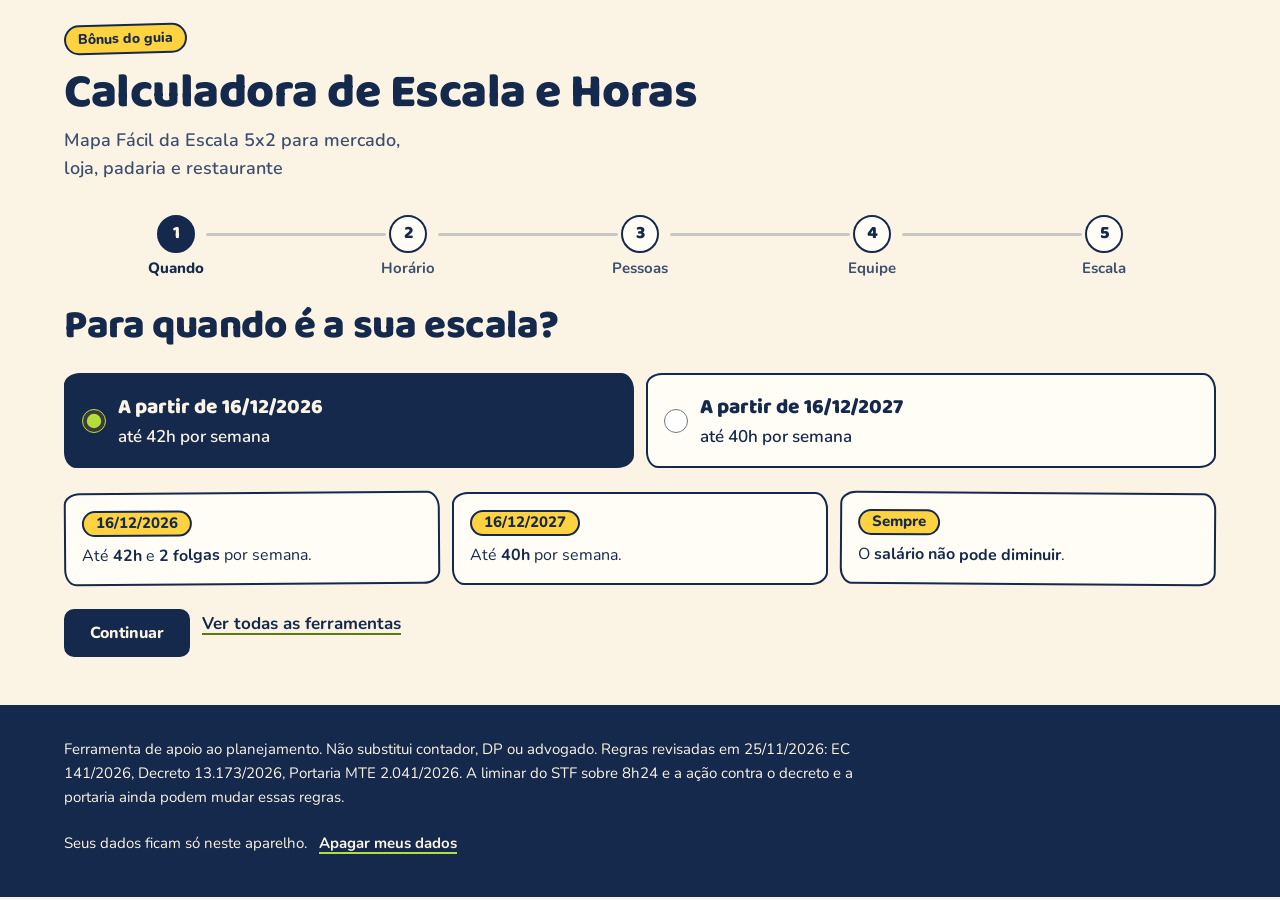
<file: index.html>
<!doctype html>
<html lang="pt-BR" data-type="software">
<head>
<meta charset="utf-8">
<meta name="viewport" content="width=device-width, initial-scale=1, viewport-fit=cover">
<meta name="robots" content="noindex,nofollow">
<title>Calculadora de Escala e Horas: o mapa da escala 5x2 para pequenos negócios</title>
<meta name="description" content="Monte a escala da semana e o rodízio do mês em 4 passos, já nas regras de 42h e 40h, e veja quanto custa a hora e o reforço.">
<meta name="page-type" content="software">
<meta name="site-kind" content="software">
<meta name="theme-color" content="#FBF4E4">
<meta property="og:title" content="Calculadora de Escala e Horas — Mapa Fácil da Escala 5x2">
<meta property="og:description" content="Escala da semana, rodízio do mês, valor da hora, custo do reforço e desconto por falta, no celular.">
<meta property="og:type" content="website">
<link rel="icon" href="favicon.svg" type="image/svg+xml">
<link rel="preconnect" href="https://fonts.googleapis.com">
<link rel="preconnect" href="https://fonts.gstatic.com" crossorigin>
<link rel="stylesheet" href="https://fonts.googleapis.com/css2?family=Baloo+2:wght@600;700;800&family=Nunito:wght@400;600;700;800&display=swap">
<link rel="stylesheet" href="estilo.css">
</head>
<body>

<!-- Ícones desenhados à mão (traço irregular, cor do texto) -->
<svg width="0" height="0" style="position:absolute" aria-hidden="true">
  <defs>
    <symbol id="i-hora" viewBox="0 0 24 24"><path d="M12 3.2c5 .1 8.9 3.9 8.8 8.9-.1 5-4 8.8-8.9 8.7C7 20.7 3.1 16.9 3.2 12 3.3 7 7.1 3.1 12 3.2z"/><path d="M12.1 7.2c-.1 1.7 0 3.4-.1 5.1 1.1.7 2.3 1.4 3.4 2.2"/></symbol>
    <symbol id="i-escala" viewBox="0 0 24 24"><path d="M4.2 6.1c5.2-.3 10.4-.2 15.6.1.3 4.6.2 9.3-.1 13.9-5.1.2-10.3.2-15.4-.1-.3-4.6-.3-9.3-.1-13.9z"/><path d="M4.3 10.2c5.1-.2 10.2-.1 15.4.1M8 3.6c.1 1.3 0 2.7 0 4M16 3.4c.1 1.4 0 2.8 0 4.2M8.3 13.8h.2M12 13.9h.2M15.8 13.7h.2M8.2 17.1h.2M12.1 17.2h.2"/></symbol>
    <symbol id="i-rodizio" viewBox="0 0 24 24"><path d="M19.6 9.4C18.4 5.8 15.3 3.6 11.7 3.7 9.2 3.8 7 5 5.6 7.3"/><path d="M5.1 3.8c.2 1.3.3 2.5.4 3.8 1.2-.1 2.4-.3 3.6-.4"/><path d="M4.4 14.6c1.2 3.6 4.3 5.8 7.9 5.7 2.5-.1 4.7-1.3 6.1-3.6"/><path d="M18.9 20.2c-.2-1.3-.3-2.5-.4-3.8-1.2.1-2.4.3-3.6.4"/></symbol>
    <symbol id="i-equipe" viewBox="0 0 24 24"><path d="M9 11.2c-2 0-3.3-1.6-3.2-3.5.1-1.9 1.5-3.3 3.4-3.2 1.8.1 3.1 1.6 3 3.5-.1 1.8-1.4 3.2-3.2 3.2z"/><path d="M3.3 19.8c.3-3.6 2.7-5.9 5.8-5.9 3.1.1 5.4 2.4 5.6 6"/><path d="M15.4 4.9c1.7-.1 3 1.3 3 3s-1.2 3-2.8 3"/><path d="M17.2 14.2c2.2.6 3.5 2.6 3.6 5.4"/></symbol>
    <symbol id="i-reforco" viewBox="0 0 24 24"><path d="M9.5 11c-2 0-3.4-1.6-3.3-3.5.1-1.9 1.6-3.3 3.4-3.2 1.9.1 3.2 1.6 3.1 3.5-.1 1.8-1.4 3.2-3.2 3.2z"/><path d="M3.4 19.9c.2-3.6 2.8-6 6-5.9 3.2.1 5.5 2.5 5.7 6"/><path d="M18.6 8.1c.1 2.1 0 4.3.1 6.5M15.4 11.4c2.1-.1 4.2-.2 6.3 0"/></symbol>
    <symbol id="i-falta" viewBox="0 0 24 24"><path d="M12 3.4c4.8 0 8.6 3.8 8.5 8.7-.1 4.8-3.9 8.5-8.6 8.5-4.8-.1-8.5-3.9-8.4-8.7C3.6 7.1 7.3 3.4 12 3.4z"/><path d="M8.1 12.2c2.6-.2 5.2-.1 7.8.1"/></symbol>
    <symbol id="i-imprimir" viewBox="0 0 24 24"><path d="M7.1 8.6c0-1.6-.1-3.1 0-4.7 3.3-.2 6.6-.2 9.8.1.1 1.5 0 3 0 4.6"/><path d="M6.8 17.2H4.2c-.3-2.8-.2-5.6.1-8.4 5.1-.4 10.3-.4 15.5 0 .3 2.8.3 5.6 0 8.4h-2.6"/><path d="M7.2 13.6c3.2-.2 6.4-.2 9.6.1.2 2.2.1 4.4-.1 6.5-3.1.2-6.3.2-9.4-.1-.2-2.2-.2-4.4-.1-6.5z"/></symbol>
    <symbol id="i-alerta" viewBox="0 0 24 24"><path d="M11.9 3.8c.5 0 .8.3 1.1.8l7.8 13.8c.4.8-.1 1.7-1 1.7-5.2.1-10.4.1-15.6-.1-.9 0-1.4-.9-1-1.7l7.6-13.6c.3-.6.7-.9 1.1-.9z"/><path d="M12 9.3c.1 1.6 0 3.2 0 4.8M12 17.1h.2"/></symbol>
    <symbol id="i-ok" viewBox="0 0 24 24"><path d="M12 3.4c4.8 0 8.6 3.8 8.5 8.7-.1 4.8-3.9 8.5-8.6 8.5-4.8-.1-8.5-3.9-8.4-8.7C3.6 7.1 7.3 3.4 12 3.4z"/><path d="M7.7 12.3c1 1 2 1.9 3 2.9 1.9-2.1 3.8-4.3 5.6-6.4"/></symbol>
    <symbol id="i-mais" viewBox="0 0 24 24"><path d="M12.1 5.2c-.1 4.6.1 9.1-.1 13.7M5.3 12.1c4.5-.2 9-.1 13.5.1"/></symbol>
    <symbol id="i-fechar" viewBox="0 0 24 24"><path d="M6.4 6.3c3.8 3.9 7.6 7.7 11.3 11.5M17.6 6.2C13.8 10 10 13.8 6.3 17.7"/></symbol>
    <symbol id="i-loja" viewBox="0 0 24 24"><path d="M3.6 9.2c.5-1.9 1.1-3.7 1.8-5.5 4.4-.2 8.8-.2 13.2 0 .7 1.8 1.3 3.6 1.8 5.5"/><path d="M3.6 9.2c.2 1.5 1.4 2.4 2.8 2.3 1.3-.1 2.2-1 2.4-2.2.3 1.3 1.4 2.2 2.9 2.2 1.5 0 2.6-.9 2.9-2.2.2 1.2 1.1 2.1 2.4 2.2 1.4.1 2.6-.8 2.8-2.3"/><path d="M5 11.8c-.1 2.9 0 5.8.1 8.6 4.6.2 9.2.2 13.8 0 .2-2.9.2-5.7.1-8.6"/><path d="M10 20.3c0-1.8-.1-3.6.1-5.3 1.3-.1 2.6-.1 3.8.1.1 1.7.1 3.5 0 5.2"/></symbol>
    <symbol id="i-mercado" viewBox="0 0 24 24"><path d="M2.8 4.3c.9 0 1.8.1 2.7.1.8 3.5 1.6 7 2.5 10.5 3.6.1 7.3.1 10.9-.1.8-2.4 1.5-4.8 2.1-7.3-4.8-.2-9.6-.3-14.4-.3"/><path d="M9.6 19.4c-.8 0-1.4-.7-1.3-1.5.1-.7.7-1.3 1.4-1.2.8.1 1.3.7 1.3 1.5-.1.7-.7 1.2-1.4 1.2zM17.1 19.5c-.8 0-1.4-.7-1.3-1.5.1-.7.7-1.3 1.4-1.2.8.1 1.3.7 1.3 1.5-.1.7-.7 1.2-1.4 1.2z"/></symbol>
    <symbol id="i-padaria" viewBox="0 0 24 24"><path d="M4.4 16.9C2.6 15.1 3 12 5.2 9.5c2.6-3 7.3-5.6 11.4-5.8 2.7-.1 4.2 1.4 3.6 4-.9 4-4.8 8.4-9.1 10.3-2.6 1.1-5.1 0-6.7-1.1z"/><path d="M8.4 10.6c.8.8 1.4 1.7 1.8 2.7M11.9 8.3c.8.8 1.4 1.7 1.8 2.7M15.3 6.4c.7.8 1.2 1.6 1.5 2.5"/></symbol>
    <symbol id="i-restaurante" viewBox="0 0 24 24"><path d="M7.1 3.4c0 1.9-.1 3.9.1 5.8M4.6 3.6c-.2 2.1-.1 4.1.3 5.6.6 1.1 3.9 1.2 4.5 0 .4-1.6.4-3.6.2-5.6M7.2 9.9c-.1 3.6 0 7.2.1 10.8"/><path d="M17.4 20.7c-.1-5.9 0-11.8.1-17.3-2.5.9-3.9 3.6-3.9 7.3 0 1.3.6 2.3 2 2.6.6.1 1.2.1 1.8 0"/></symbol>
    <symbol id="i-outro" viewBox="0 0 24 24"><path d="M4.5 8.4c5-.3 10-.3 15 0 .3 3.9.3 7.9 0 11.8-5 .3-10 .3-15 0-.3-3.9-.3-7.9 0-11.8z"/><path d="M9 8.3c-.1-1.4 0-2.7.2-4 1.9-.2 3.8-.2 5.6 0 .2 1.3.3 2.6.2 4M4.6 13.1c5 .9 9.9.9 14.8 0"/></symbol>
  </defs>
</svg>

<a class="skip-link" href="#conteudo">Pular para o conteúdo</a>

<header class="topo">
  <div class="wrap topo__wrap">
    <div class="marca">
      <span class="marca__selo">Bônus do guia</span>
      <h1 class="marca__titulo">Calculadora de Escala e Horas</h1>
      <p class="marca__sub">Mapa Fácil da Escala 5x2 para mercado, loja, padaria e restaurante</p>
    </div>

    <div class="fase" aria-live="polite">
      <p class="fase__selo" id="fase-selo"></p>
      <p class="fase__aviso" id="fase-aviso" hidden></p>
      <button type="button" class="link" id="fase-abrir" aria-expanded="false" aria-controls="fase-painel">Mudar a data das regras</button>
      <div class="fase__painel" id="fase-painel" hidden>
        <label class="fase__rotulo" for="data-ref">Calcular pelas regras do dia</label>
        <input id="data-ref" type="date" min="2020-01-01" max="2035-12-31">
        <div class="fase__atalhos" role="group" aria-label="Escolher a fase">
          <button type="button" class="chip" data-ir-data="hoje">Hoje</button>
          <button type="button" class="chip" data-ir-data="2026-12-16">42h, de 16/12/2026</button>
          <button type="button" class="chip" data-ir-data="2027-12-16">40h, de 16/12/2027</button>
        </div>
      </div>
    </div>
  </div>

  <nav class="abas wrap" aria-label="Ferramentas" id="abas">
    <a class="link voltar-assist" href="#inicio">← Voltar ao assistente</a>
    <div class="abas__lista" role="tablist" aria-label="Ferramentas">
      <button type="button" role="tab" id="tab-hora" aria-controls="hora" data-aba="hora"><svg class="ic"><use href="#i-hora"/></svg><span>Quanto vale a hora</span></button>
      <button type="button" role="tab" id="tab-escala" aria-controls="escala" data-aba="escala"><svg class="ic"><use href="#i-escala"/></svg><span>Escala da semana</span></button>
      <button type="button" role="tab" id="tab-rodizio" aria-controls="rodizio" data-aba="rodizio"><svg class="ic"><use href="#i-rodizio"/></svg><span>Rodízio do mês</span></button>
      <button type="button" role="tab" id="tab-equipe" aria-controls="equipe" data-aba="equipe"><svg class="ic"><use href="#i-equipe"/></svg><span>Equipe dá conta?</span></button>
      <button type="button" role="tab" id="tab-reforco" aria-controls="reforco" data-aba="reforco"><svg class="ic"><use href="#i-reforco"/></svg><span>Custo do reforço</span></button>
      <button type="button" role="tab" id="tab-falta" aria-controls="falta" data-aba="falta"><svg class="ic"><use href="#i-falta"/></svg><span>Desconto por falta</span></button>
    </div>
  </nav>
</header>

<main id="conteudo" class="wrap" tabindex="-1">

  <!-- ASSISTENTE -->
  <section class="assist" id="inicio" aria-label="Assistente da escala">
    <ol class="progresso" id="progresso" aria-label="Passos do assistente">
      <li data-p="1"><span class="progresso__n">1</span><span class="progresso__t">Quando</span></li>
      <li data-p="2"><span class="progresso__n">2</span><span class="progresso__t">Horário</span></li>
      <li data-p="3"><span class="progresso__n">3</span><span class="progresso__t">Pessoas</span></li>
      <li data-p="4"><span class="progresso__n">4</span><span class="progresso__t">Equipe</span></li>
      <li data-p="5"><span class="progresso__n">5</span><span class="progresso__t">Escala</span></li>
    </ol>

    <!-- Passo 1 -->
    <div class="passo" data-passo="1">
      <h2>Para quando é a sua escala?</h2>
      <fieldset class="regras-opcoes">
        <legend class="sr">Regra da escala</legend>
        <label class="opcao-regra"><input type="radio" name="a-regra" value="2026-12-16" data-regra><span><strong>A partir de 16/12/2026</strong>até 42h por semana</span></label>
        <label class="opcao-regra"><input type="radio" name="a-regra" value="2027-12-16" data-regra><span><strong>A partir de 16/12/2027</strong>até 40h por semana</span></label>
      </fieldset>
      <ul class="cartoes cartoes--curtos" aria-label="O que muda">
        <li class="cartao"><span class="cartao__data">16/12/2026</span><p>Até <strong>42h</strong> e <strong>2 folgas</strong> por semana.</p></li>
        <li class="cartao"><span class="cartao__data">16/12/2027</span><p>Até <strong>40h</strong> por semana.</p></li>
        <li class="cartao"><span class="cartao__data">Sempre</span><p>O <strong>salário não pode diminuir</strong>.</p></li>
      </ul>
      <div class="passo__acoes">
        <button type="button" class="btn btn--pri" data-ir-passo="2">Continuar</button>
        <a class="link" href="#hora">Ver todas as ferramentas</a>
      </div>
    </div>

    <!-- Passo 2 -->
    <div class="passo" data-passo="2">
      <h2>Quando seu negócio abre?</h2>
      <p class="painel__intro">Toque no tipo de negócio. Os dias e o horário já vêm preenchidos, e você muda o que quiser.</p>
      <div class="negocios" role="group" aria-label="Tipo de negócio" id="a-negocios"></div>

      <div class="negocio-form" id="a-form">
        <div class="campos campos--3">
          <div class="campo">
            <label for="a-abre">Horário mais comum: abre às</label>
            <input id="a-abre" type="time" data-a="abre">
          </div>
          <div class="campo">
            <label for="a-fecha">Fecha às</label>
            <input id="a-fecha" type="time" data-a="fecha">
            <button type="button" class="link" id="a-mesmo-horario">Mesmo horário todos os dias</button>
          </div>
        </div>
        <label class="chk chk--linha"><input type="checkbox" data-a="pausa"> Fecha no meio do dia</label>
        <div class="campos campos--3" id="a-pausa-campos">
          <div class="campo">
            <label for="a-pausa-ini">Fecha às</label>
            <input id="a-pausa-ini" type="time" data-a="pausaIni">
          </div>
          <div class="campo">
            <label for="a-pausa-fim">Reabre às</label>
            <input id="a-pausa-fim" type="time" data-a="pausaFim">
          </div>
        </div>
        <div class="pergunta" id="a-acordo" hidden>
          <p id="a-acordo-txt"></p>
          <label class="chk chk--linha"><input type="checkbox" data-a="acordoIntervalo"> Tenho acordo escrito ou convenção que permite intervalo maior que 2h</label>
        </div>
        <fieldset class="campo campo--radio campo--largo">
          <legend>Atividade</legend>
          <label class="chk"><input type="radio" name="a-ativ" value="comercio" data-a="atividade"> Comércio</label>
          <label class="chk"><input type="radio" name="a-ativ" value="outras" data-a="atividade"> Outras</label>
        </fieldset>
        <p class="campo__rotulo">Dias abertos e horário de cada dia</p>
        <div class="dias-equipe dias-equipe--horario" id="a-dias"></div>
      </div>

      <div class="passo__acoes">
        <button type="button" class="btn btn--sec" data-ir-passo="1">Voltar</button>
        <button type="button" class="btn btn--pri" data-ir-passo="3" id="a-p2-seguir">Continuar</button>
      </div>
    </div>

    <!-- Passo 3 -->
    <div class="passo" data-passo="3">
      <h2>Quantas pessoas precisam estar trabalhando ao mesmo tempo?</h2>
      <p class="turnos-frase" id="a-turnos-frase"></p>
      <div class="necessidade" id="a-nec"></div>
      <p class="dica">Conte quem precisa estar lá ao mesmo tempo. Ex.: 2 no caixa + 1 na reposição = 3.</p>
      <div class="passo__acoes">
        <button type="button" class="btn btn--sec" data-ir-passo="2">Voltar</button>
        <button type="button" class="btn btn--pri" data-ir-passo="4">Continuar</button>
      </div>
    </div>

    <!-- Passo 4 -->
    <div class="passo" data-passo="4">
      <h2>Quantos funcionários você precisa?</h2>
      <div class="minimo" id="a-minimo" aria-live="polite"></div>
      <div class="campos campos--2">
        <div class="campo">
          <label for="a-func">Quantos funcionários você tem hoje?</label>
          <input id="a-func" data-a="func" inputmode="numeric" autocomplete="off" aria-describedby="a-func-erro">
          <p class="campo__erro" id="a-func-erro"></p>
        </div>
        <div class="campo">
          <label for="a-salario">Salário médio (R$)</label>
          <input id="a-salario" data-k="salario" inputmode="decimal" autocomplete="off" aria-describedby="a-salario-erro">
          <p class="campo__erro" id="a-salario-erro"></p>
        </div>
      </div>
      <div class="resposta" id="a-resposta" aria-live="polite"></div>
      <details class="nomes">
        <summary>Escrever os nomes (opcional)</summary>
        <div class="nomes__lista" id="a-nomes"></div>
      </details>
      <details class="nomes conta">
        <summary>Ver a conta</summary>
        <div class="resultado" id="a-equipe"></div>
      </details>
      <div class="passo__acoes" id="a-gerar-botoes">
        <button type="button" class="btn btn--sec" data-ir-passo="3">Voltar</button>
        <button type="button" class="btn btn--sec" id="a-gerar-tenho" data-gerar="tenho">Gerar escala com os que tenho</button>
        <button type="button" class="btn btn--pri" id="a-gerar-rec" data-gerar="rec">Gerar escala com os recomendados</button>
      </div>
    </div>

    <!-- Passo 5 -->
    <div class="passo" data-passo="5">
      <div class="painel__topo">
        <h2>Sua escala pronta</h2>
      </div>
      <div id="a-pronta"></div>
      <div class="passo__acoes so-tela">
        <button type="button" class="btn btn--pri" data-imprimir="inicio"><svg class="ic"><use href="#i-imprimir"/></svg>Imprimir para o mural</button>
        <a class="btn btn--sec" id="a-whatsapp" href="https://wa.me/" target="_blank" rel="noopener">Enviar no WhatsApp</a>
        <button type="button" class="btn btn--sec" id="a-copiar">Copiar texto</button>
        <a class="btn btn--sec" href="#escala">Ajustar à mão</a>
        <button type="button" class="btn btn--sec" id="a-recomecar">Recomeçar</button>
      </div>
      <p class="form__status so-tela" id="a-copiar-status" role="status"></p>
      <div class="passo__acoes so-tela">
        <button type="button" class="link" data-ir-passo="4">Voltar</button>
      </div>
    </div>
  </section>

  <!-- RODÍZIO RECEBIDO POR LINK (só leitura) -->
  <section class="painel" id="ver" hidden aria-labelledby="ver-titulo"></section>

  <!-- 1. QUANTO VALE A HORA -->
  <section class="painel" id="hora" role="tabpanel" aria-labelledby="tab-hora">
    <div class="painel__topo">
      <h2>Quanto vale a hora</h2>
      <button type="button" class="btn btn--sec" data-imprimir="hora"><svg class="ic"><use href="#i-imprimir"/></svg>Imprimir / salvar PDF</button>
    </div>
    <p class="painel__intro">Digite o salário mensal. A ferramenta mostra o valor da hora nas três fases da redução da jornada e quanto custa a hora extra.</p>

    <div class="campos campos--2">
      <div class="campo">
        <label for="h-salario">Salário mensal (R$)</label>
        <input id="h-salario" data-k="salario" inputmode="decimal" autocomplete="off" placeholder="3.000,00" aria-describedby="h-salario-erro">
        <p class="campo__erro" id="h-salario-erro"></p>
      </div>
      <div class="campo">
        <label for="h-extras">Horas extras no mês</label>
        <input id="h-extras" data-k="horasExtras" inputmode="decimal" autocomplete="off" placeholder="10">
      </div>
    </div>

    <div class="tabela-rolagem">
      <table class="tabela" id="h-tabela">
        <caption class="sr">Valor da hora por fase</caption>
        <thead><tr><th scope="col">Fase</th><th scope="col">Hora normal</th><th scope="col">Hora extra 50%</th><th scope="col">Hora extra 100%</th><th scope="col" id="h-col-x">Horas extras no mês</th></tr></thead>
        <tbody></tbody>
      </table>
    </div>
    <ul class="notas">
      <li>Hora normal = salário ÷ divisor da fase (220, 210 ou 200).</li>
      <li>Hora extra: no mínimo 50% a mais, e no máximo 2h extras por dia.</li>
      <li>Trabalho em dia de repouso ou feriado sem folga na mesma semana é pago em dobro (100% a mais).</li>
    </ul>
  </section>

  <!-- 2. ESCALA DA SEMANA -->
  <section class="painel" id="escala" role="tabpanel" aria-labelledby="tab-escala">
    <div class="painel__topo">
      <h2>Monte a escala da semana</h2>
      <button type="button" class="btn btn--sec" data-imprimir="escala"><svg class="ic"><use href="#i-imprimir"/></svg>Imprimir / salvar PDF</button>
    </div>
    <p class="painel__intro">Para cada pessoa, marque a folga ou escreva a entrada, a saída e os minutos de intervalo. Os turnos prontos preenchem todos os dias de trabalho com um toque.</p>

    <label class="chk chk--linha"><input type="checkbox" data-k="conv30"> Minha convenção permite 30 minutos de intervalo</label>

    <div class="cobertura">
      <p class="cobertura__titulo">Quantas pessoas trabalham em cada dia</p>
      <ol class="cobertura__dias" id="e-cobertura"></ol>
    </div>

    <div id="e-pessoas" class="pessoas"></div>

    <div class="acoes">
      <button type="button" class="btn btn--pri" id="e-add"><svg class="ic"><use href="#i-mais"/></svg>Adicionar pessoa</button>
      <p class="acoes__nota" id="e-add-nota"></p>
    </div>
  </section>

  <!-- 3. RODÍZIO DO MÊS -->
  <section class="painel" id="rodizio" role="tabpanel" aria-labelledby="tab-rodizio">
    <div class="painel__topo">
      <h2>Rodízio do mês</h2>
      <button type="button" class="btn btn--sec" data-imprimir="rodizio"><svg class="ic"><use href="#i-imprimir"/></svg>Imprimir / salvar PDF</button>
    </div>
    <p class="painel__intro" id="r-intro">Toque num dia para trocar entre trabalho e folga. Os domingos ficam em amarelo e os feriados têm uma estrela.</p>

    <div class="campos campos--3">
      <div class="campo">
        <label for="r-mes">Mês</label>
        <select id="r-mes" data-k="rodMes"></select>
      </div>
      <div class="campo">
        <label for="r-ano">Ano</label>
        <select id="r-ano" data-k="rodAno"></select>
      </div>
      <fieldset class="campo campo--radio">
        <legend>Atividade</legend>
        <label class="chk"><input type="radio" name="r-ativ" value="comercio" data-k="atividade"> Comércio</label>
        <label class="chk"><input type="radio" name="r-ativ" value="outras" data-k="atividade"> Outras</label>
      </fieldset>
    </div>

    <div class="resumo" id="r-resumo"></div>
    <div id="r-pessoas" class="pessoas"></div>

    <div class="acoes">
      <button type="button" class="btn btn--sec" id="r-recopiar">Desfazer as mudanças deste mês</button>
    </div>
  </section>

  <!-- 4. MINHA EQUIPE DÁ CONTA? -->
  <section class="painel" id="equipe" role="tabpanel" aria-labelledby="tab-equipe">
    <div class="painel__topo">
      <h2>Minha equipe dá conta?</h2>
      <button type="button" class="btn btn--sec" data-imprimir="equipe"><svg class="ic"><use href="#i-imprimir"/></svg>Imprimir / salvar PDF</button>
    </div>
    <p class="painel__intro">Marque os dias em que o negócio abre e quantas pessoas você precisa em cada um. Cada funcionário na escala 5x2 cobre 5 pessoas-dia por semana. <span class="dica">1 pessoa-dia = 1 pessoa trabalhando 1 dia.</span></p>

    <div class="dias-equipe" id="q-dias"></div>

    <div class="campos campos--2">
      <div class="campo">
        <label for="q-func">Funcionários na escala</label>
        <input id="q-func" data-k="func" inputmode="numeric" autocomplete="off">
      </div>
    </div>

    <div class="resultado" id="q-resultado"></div>
  </section>

  <!-- 5. CUSTO DO REFORÇO -->
  <section class="painel" id="reforco" role="tabpanel" aria-labelledby="tab-reforco">
    <div class="painel__topo">
      <h2>Custo do reforço</h2>
      <button type="button" class="btn btn--sec" data-imprimir="reforco"><svg class="ic"><use href="#i-imprimir"/></svg>Imprimir / salvar PDF</button>
    </div>
    <p class="painel__intro">Para o mesmo buraco na escala, compare contratar reforço, estender a jornada de quem já trabalha e, só em caso excepcional, chamar alguém na folga.</p>

    <div class="campos campos--2">
      <div class="campo">
        <label for="f-turnos">Pessoas-dia a cobrir por semana</label>
        <input id="f-turnos" data-k="refTurnos" inputmode="numeric" autocomplete="off" aria-describedby="f-turnos-dica">
        <p class="dica" id="f-turnos-dica">1 pessoa-dia = 1 pessoa trabalhando 1 dia.</p>
        <button type="button" class="link" id="f-usar-equipe"></button>
      </div>
      <div class="campo">
        <label for="f-horas">Horas de trabalho em cada pessoa-dia</label>
        <input id="f-horas" data-k="refHoras" autocomplete="off" placeholder="8h24" aria-describedby="f-horas-dica">
        <p class="dica" id="f-horas-dica">Escreva como 8h24 ou 8h.</p>
      </div>
      <div class="campo">
        <label for="f-salario">Salário da equipe (R$)</label>
        <input id="f-salario" data-k="salario" inputmode="decimal" autocomplete="off">
      </div>
      <div class="campo">
        <label for="f-hora-ref">Valor da hora do reforço (R$)</label>
        <input id="f-hora-ref" data-k="refHoraValor" inputmode="decimal" autocomplete="off" aria-describedby="f-hora-ref-dica">
        <p class="dica" id="f-hora-ref-dica"></p>
      </div>
      <div class="campo">
        <label for="f-enc">Encargos sobre o reforço (%), opcional</label>
        <input id="f-enc" data-k="refEnc" inputmode="decimal" autocomplete="off" placeholder="0">
      </div>
      <div class="campo">
        <label for="f-meio">Salário fixo de meio período (R$), opcional</label>
        <input id="f-meio" data-k="refMeio" inputmode="decimal" autocomplete="off">
      </div>
    </div>

    <div class="resultado" id="f-resultado"></div>
  </section>

  <!-- 6. DESCONTO POR FALTA -->
  <section class="painel" id="falta" role="tabpanel" aria-labelledby="tab-falta">
    <div class="painel__topo">
      <h2>Desconto por falta</h2>
      <button type="button" class="btn btn--sec" data-imprimir="falta"><svg class="ic"><use href="#i-imprimir"/></svg>Imprimir / salvar PDF</button>
    </div>
    <p class="painel__intro">Falta sem justificativa desconta o dia faltado e o repouso daquela semana. A pessoa continua folgando normalmente.</p>

    <fieldset class="campo campo--radio campo--largo">
      <legend>Como a pessoa recebe</legend>
      <label class="chk"><input type="radio" name="d-tipo" value="mensalista" data-k="fTipo"> Por mês (mensalista)</label>
      <label class="chk"><input type="radio" name="d-tipo" value="horista" data-k="fTipo"> Por hora (horista)</label>
    </fieldset>

    <div class="campos campos--2">
      <div class="campo" data-so="mensalista">
        <label for="d-salario">Salário mensal (R$)</label>
        <input id="d-salario" data-k="salario" inputmode="decimal" autocomplete="off">
      </div>
      <div class="campo" data-so="horista">
        <label for="d-hora">Valor da hora (R$)</label>
        <input id="d-hora" data-k="fHora" inputmode="decimal" autocomplete="off">
      </div>
      <div class="campo" data-so="horista">
        <label for="d-horas">Horas trabalhadas na semana</label>
        <input id="d-horas" data-k="fHorasSemana" inputmode="decimal" autocomplete="off">
      </div>
      <div class="campo">
        <label for="d-faltas">Faltas sem justificativa nesta semana</label>
        <input id="d-faltas" data-k="fFaltas" inputmode="numeric" autocomplete="off">
      </div>
    </div>
    <label class="chk chk--linha"><input type="checkbox" data-k="fFeriado"> Esta semana tem feriado</label>

    <div class="resultado" id="d-resultado"></div>
  </section>

</main>

<footer class="rodape">
  <div class="wrap">
    <p>Ferramenta de apoio ao planejamento. Não substitui contador, DP ou advogado. Regras revisadas em 25/11/2026: EC 141/2026, Decreto 13.173/2026, Portaria MTE 2.041/2026. A liminar do STF sobre 8h24 e a ação contra o decreto e a portaria ainda podem mudar essas regras.</p>
    <p class="rodape__dados">Seus dados ficam só neste aparelho. <button type="button" class="link" id="limpar">Apagar meus dados</button></p>
  </div>
</footer>

<noscript><p class="wrap">Esta calculadora precisa de JavaScript ligado no navegador.</p></noscript>

<script src="regras.js"></script>
<script src="app.js"></script>
</body>
</html>
</file>
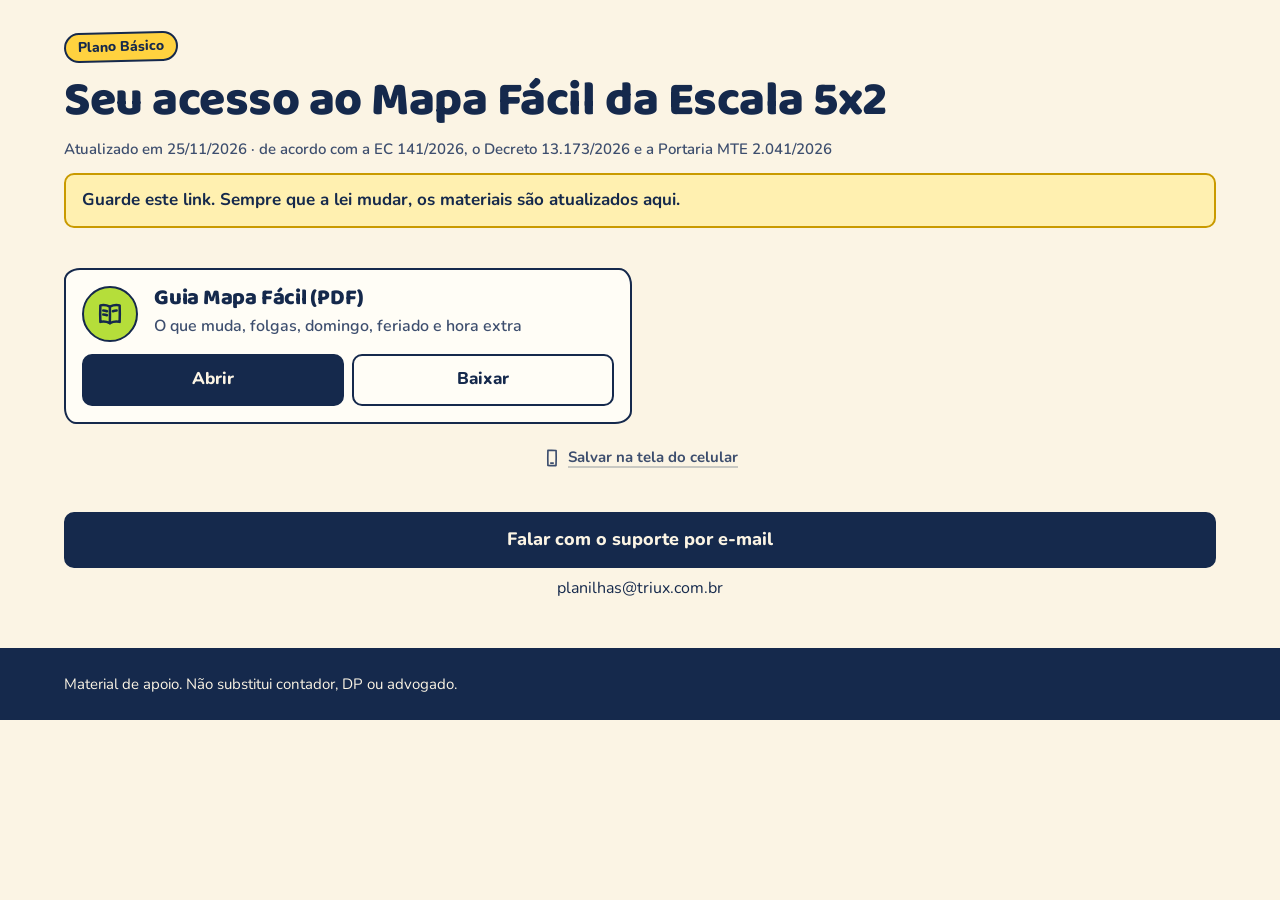
<file: acesso-b7q4m/index.html>
<!doctype html>
<html lang="pt-BR">
<head>
<meta charset="utf-8">
<meta name="viewport" content="width=device-width, initial-scale=1, viewport-fit=cover">
<meta name="robots" content="noindex,nofollow">
<title>Seu acesso: Mapa Fácil da Escala 5x2 (Plano Básico)</title>
<meta name="description" content="Página de acesso do comprador do Mapa Fácil da Escala 5x2.">
<meta name="theme-color" content="#15294C">
<link rel="manifest" href="manifest.webmanifest">
<link rel="icon" href="../favicon.svg" type="image/svg+xml">
<link rel="apple-touch-icon" href="../icones/icone-180.png">
<meta name="apple-mobile-web-app-capable" content="yes">
<meta name="apple-mobile-web-app-title" content="Mapa Fácil 5x2">
<link rel="preconnect" href="https://fonts.googleapis.com">
<link rel="preconnect" href="https://fonts.gstatic.com" crossorigin>
<link rel="stylesheet" href="https://fonts.googleapis.com/css2?family=Baloo+2:wght@600;700;800&family=Nunito:wght@400;600;700;800&display=swap">
<link rel="stylesheet" href="../estilo.css">
<link rel="stylesheet" href="../acesso.css">
</head>
<body data-plano="basico">

<!-- Ícones desenhados à mão (traço irregular, cor do texto) -->
<svg width="0" height="0" style="position:absolute" aria-hidden="true">
  <defs>
    <symbol id="i-guia" viewBox="0 0 24 24"><path d="M4.3 5.1c2.5-.6 5-.3 7.6 1 .1 4.4.1 8.8 0 13.2-2.6-1.3-5.1-1.6-7.6-1-.2-4.4-.2-8.8 0-13.2z"/><path d="M11.9 6.1c2.6-1.3 5.2-1.6 7.8-1 .2 4.4.2 8.8 0 13.2-2.6-.6-5.2-.3-7.8 1"/><path d="M6.6 9.2c1 0 2 .2 3 .6M6.6 12.4c1 0 2 .2 3 .6M14.3 9.8c1-.4 2-.6 3-.6"/></symbol>
    <symbol id="i-calc" viewBox="0 0 24 24"><path d="M5.4 3.6c4.4-.2 8.8-.2 13.2.1.2 5.6.2 11.2-.1 16.8-4.4.2-8.8.2-13.1-.1-.3-5.6-.3-11.2 0-16.8z"/><path d="M8.2 6.9c2.5-.1 5.1-.1 7.6.1.1.8.1 1.6 0 2.4-2.5.1-5.1.1-7.6-.1-.1-.8-.1-1.6 0-2.4zM8.6 13.1h.2M12 13.2h.2M15.4 13.1h.2M8.6 16.6h.2M12 16.7h.2M15.4 16.6h.2"/></symbol>
    <symbol id="i-modelos" viewBox="0 0 24 24"><path d="M4.2 4.3c5.2-.2 10.4-.1 15.6.1.2 5.1.2 10.2-.1 15.3-5.2.2-10.4.2-15.5-.1-.2-5.1-.2-10.2 0-15.3z"/><path d="M4.3 9.4c5.1-.2 10.3-.1 15.4.1M4.2 14.6c5.2-.1 10.3 0 15.5.1M9.4 4.4c-.1 5.1 0 10.2.1 15.3M14.6 4.3c.1 5.1.1 10.3-.1 15.4"/></symbol>
    <symbol id="i-kit" viewBox="0 0 24 24"><path d="M4.1 9.2c5.3-.2 10.6-.1 15.8.1.1 1.3.1 2.5 0 3.8-5.3.1-10.6.1-15.8-.1-.1-1.3-.1-2.5 0-3.8z"/><path d="M5.3 13.2c-.1 2.4 0 4.8.2 7.1 4.4.2 8.7.2 13.1 0 .2-2.3.2-4.7.1-7.1M12 9.3c-.1 3.7 0 7.4.1 11.1"/><path d="M12 9.2C10.6 6.7 8.6 5.3 7.4 6c-1 .7-.4 2.4 1.5 3.1M12.1 9.2c1.3-2.6 3.3-4 4.5-3.3 1.1.7.5 2.4-1.4 3.2"/></symbol>
    <symbol id="i-celular" viewBox="0 0 24 24"><path d="M7.1 2.9c3.3-.2 6.6-.2 9.8.1.2 6 .2 12-.1 18.1-3.3.2-6.5.2-9.7-.1-.2-6-.2-12 0-18.1z"/><path d="M10.6 18.1c.9-.1 1.9 0 2.8.1"/></symbol>
  </defs>
</svg>

<header class="topo acesso-topo">
  <div class="wrap">
    <span class="marca__selo" id="selo">Plano Básico</span>
    <h1 class="marca__titulo">Seu acesso ao Mapa Fácil da Escala 5x2</h1>
    <p class="acesso-atualizado" id="atualizado"></p>
    <p class="acesso-guarde">Guarde este link. Sempre que a lei mudar, os materiais são atualizados aqui.</p>
  </div>
</header>

<main class="wrap acesso" id="conteudo">
  <div class="materiais">
    <ul class="itens" id="itens" aria-label="Seus materiais"></ul>
    <p class="salvar" id="salvar" hidden>
      <button type="button" class="salvar__btn" id="salvar-btn" aria-haspopup="dialog">
        <svg class="ic" aria-hidden="true"><use href="#i-celular"/></svg>Salvar na tela do celular
      </button>
    </p>
    <p class="instalado" id="instalado" role="status" hidden>Pronto! O ícone do Mapa Fácil já está na tela do seu celular.</p>
  </div>

  <div id="suporte"></div>
</main>

<!-- Painel "Salvar na tela do celular" (abre de baixo para cima) -->
<div class="folha" id="folha" hidden>
  <div class="folha__fundo" data-fechar></div>
  <section class="folha__painel" id="folha-painel" role="dialog" aria-modal="true" aria-labelledby="folha-titulo" tabindex="-1">
    <div class="folha__alca" aria-hidden="true"></div>
    <h2 class="folha__titulo" id="folha-titulo">Salvar na tela do celular</h2>
    <p class="folha__sub" id="folha-sub"></p>
    <div class="carrossel" aria-roledescription="carrossel" aria-label="Passos">
      <ol class="carrossel__trilho" id="trilho"></ol>
    </div>
    <div class="carrossel__nav">
      <button type="button" class="carrossel__seta" id="anterior" aria-label="Passo anterior"><svg viewBox="0 0 24 24" aria-hidden="true"><path d="M15 5.2c-2.3 2.2-4.5 4.5-6.7 6.8 2.2 2.3 4.4 4.6 6.6 6.8"/></svg></button>
      <div class="bolinhas" id="bolinhas" aria-hidden="true"></div>
      <button type="button" class="carrossel__seta" id="proximo" aria-label="Próximo passo"><svg viewBox="0 0 24 24" aria-hidden="true"><path d="M9 5.2c2.3 2.2 4.5 4.5 6.7 6.8-2.2 2.3-4.4 4.6-6.6 6.8"/></svg></button>
    </div>
    <p class="folha__passo" id="folha-passo" aria-live="polite"></p>
    <button type="button" class="folha__trocar" id="trocar-so"></button>
    <button type="button" class="btn btn--pri btn--largo" id="entendi">Entendi</button>
  </section>
</div>

<footer class="rodape rodape--acesso">
  <div class="wrap"><p>Material de apoio. Não substitui contador, DP ou advogado.</p></div>
</footer>

<noscript><p class="wrap">Esta página precisa de JavaScript ligado no navegador.</p></noscript>
<script src="../acesso.js"></script>
<script src="../acesso-passos.js"></script>
<script src="../acesso-pagina.js"></script>
</body>
</html>
</file>
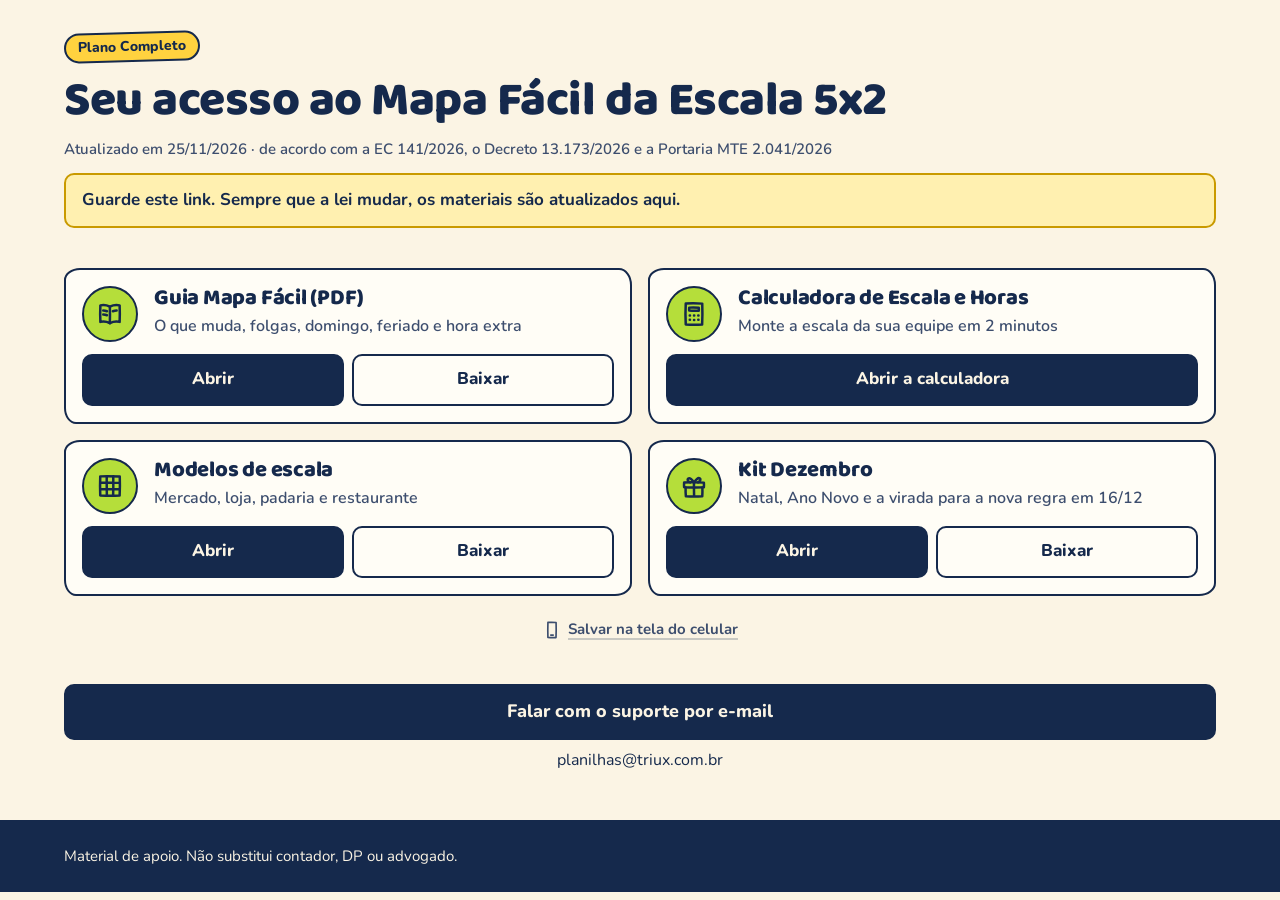
<file: acesso-c9k2x/index.html>
<!doctype html>
<html lang="pt-BR">
<head>
<meta charset="utf-8">
<meta name="viewport" content="width=device-width, initial-scale=1, viewport-fit=cover">
<meta name="robots" content="noindex,nofollow">
<title>Seu acesso: Mapa Fácil da Escala 5x2 (Plano Completo)</title>
<meta name="description" content="Página de acesso do comprador do Mapa Fácil da Escala 5x2.">
<meta name="theme-color" content="#15294C">
<link rel="manifest" href="manifest.webmanifest">
<link rel="icon" href="../favicon.svg" type="image/svg+xml">
<link rel="apple-touch-icon" href="../icones/icone-180.png">
<meta name="apple-mobile-web-app-capable" content="yes">
<meta name="apple-mobile-web-app-title" content="Mapa Fácil 5x2">
<link rel="preconnect" href="https://fonts.googleapis.com">
<link rel="preconnect" href="https://fonts.gstatic.com" crossorigin>
<link rel="stylesheet" href="https://fonts.googleapis.com/css2?family=Baloo+2:wght@600;700;800&family=Nunito:wght@400;600;700;800&display=swap">
<link rel="stylesheet" href="../estilo.css">
<link rel="stylesheet" href="../acesso.css">
</head>
<body data-plano="completo">

<!-- Ícones desenhados à mão (traço irregular, cor do texto) -->
<svg width="0" height="0" style="position:absolute" aria-hidden="true">
  <defs>
    <symbol id="i-guia" viewBox="0 0 24 24"><path d="M4.3 5.1c2.5-.6 5-.3 7.6 1 .1 4.4.1 8.8 0 13.2-2.6-1.3-5.1-1.6-7.6-1-.2-4.4-.2-8.8 0-13.2z"/><path d="M11.9 6.1c2.6-1.3 5.2-1.6 7.8-1 .2 4.4.2 8.8 0 13.2-2.6-.6-5.2-.3-7.8 1"/><path d="M6.6 9.2c1 0 2 .2 3 .6M6.6 12.4c1 0 2 .2 3 .6M14.3 9.8c1-.4 2-.6 3-.6"/></symbol>
    <symbol id="i-calc" viewBox="0 0 24 24"><path d="M5.4 3.6c4.4-.2 8.8-.2 13.2.1.2 5.6.2 11.2-.1 16.8-4.4.2-8.8.2-13.1-.1-.3-5.6-.3-11.2 0-16.8z"/><path d="M8.2 6.9c2.5-.1 5.1-.1 7.6.1.1.8.1 1.6 0 2.4-2.5.1-5.1.1-7.6-.1-.1-.8-.1-1.6 0-2.4zM8.6 13.1h.2M12 13.2h.2M15.4 13.1h.2M8.6 16.6h.2M12 16.7h.2M15.4 16.6h.2"/></symbol>
    <symbol id="i-modelos" viewBox="0 0 24 24"><path d="M4.2 4.3c5.2-.2 10.4-.1 15.6.1.2 5.1.2 10.2-.1 15.3-5.2.2-10.4.2-15.5-.1-.2-5.1-.2-10.2 0-15.3z"/><path d="M4.3 9.4c5.1-.2 10.3-.1 15.4.1M4.2 14.6c5.2-.1 10.3 0 15.5.1M9.4 4.4c-.1 5.1 0 10.2.1 15.3M14.6 4.3c.1 5.1.1 10.3-.1 15.4"/></symbol>
    <symbol id="i-kit" viewBox="0 0 24 24"><path d="M4.1 9.2c5.3-.2 10.6-.1 15.8.1.1 1.3.1 2.5 0 3.8-5.3.1-10.6.1-15.8-.1-.1-1.3-.1-2.5 0-3.8z"/><path d="M5.3 13.2c-.1 2.4 0 4.8.2 7.1 4.4.2 8.7.2 13.1 0 .2-2.3.2-4.7.1-7.1M12 9.3c-.1 3.7 0 7.4.1 11.1"/><path d="M12 9.2C10.6 6.7 8.6 5.3 7.4 6c-1 .7-.4 2.4 1.5 3.1M12.1 9.2c1.3-2.6 3.3-4 4.5-3.3 1.1.7.5 2.4-1.4 3.2"/></symbol>
    <symbol id="i-celular" viewBox="0 0 24 24"><path d="M7.1 2.9c3.3-.2 6.6-.2 9.8.1.2 6 .2 12-.1 18.1-3.3.2-6.5.2-9.7-.1-.2-6-.2-12 0-18.1z"/><path d="M10.6 18.1c.9-.1 1.9 0 2.8.1"/></symbol>
  </defs>
</svg>

<header class="topo acesso-topo">
  <div class="wrap">
    <span class="marca__selo" id="selo">Plano Completo</span>
    <h1 class="marca__titulo">Seu acesso ao Mapa Fácil da Escala 5x2</h1>
    <p class="acesso-atualizado" id="atualizado"></p>
    <p class="acesso-guarde">Guarde este link. Sempre que a lei mudar, os materiais são atualizados aqui.</p>
  </div>
</header>

<main class="wrap acesso" id="conteudo">
  <div class="materiais">
    <ul class="itens" id="itens" aria-label="Seus materiais"></ul>
    <p class="salvar" id="salvar" hidden>
      <button type="button" class="salvar__btn" id="salvar-btn" aria-haspopup="dialog">
        <svg class="ic" aria-hidden="true"><use href="#i-celular"/></svg>Salvar na tela do celular
      </button>
    </p>
    <p class="instalado" id="instalado" role="status" hidden>Pronto! O ícone do Mapa Fácil já está na tela do seu celular.</p>
  </div>

  <div id="suporte"></div>
</main>

<!-- Painel "Salvar na tela do celular" (abre de baixo para cima) -->
<div class="folha" id="folha" hidden>
  <div class="folha__fundo" data-fechar></div>
  <section class="folha__painel" id="folha-painel" role="dialog" aria-modal="true" aria-labelledby="folha-titulo" tabindex="-1">
    <div class="folha__alca" aria-hidden="true"></div>
    <h2 class="folha__titulo" id="folha-titulo">Salvar na tela do celular</h2>
    <p class="folha__sub" id="folha-sub"></p>
    <div class="carrossel" aria-roledescription="carrossel" aria-label="Passos">
      <ol class="carrossel__trilho" id="trilho"></ol>
    </div>
    <div class="carrossel__nav">
      <button type="button" class="carrossel__seta" id="anterior" aria-label="Passo anterior"><svg viewBox="0 0 24 24" aria-hidden="true"><path d="M15 5.2c-2.3 2.2-4.5 4.5-6.7 6.8 2.2 2.3 4.4 4.6 6.6 6.8"/></svg></button>
      <div class="bolinhas" id="bolinhas" aria-hidden="true"></div>
      <button type="button" class="carrossel__seta" id="proximo" aria-label="Próximo passo"><svg viewBox="0 0 24 24" aria-hidden="true"><path d="M9 5.2c2.3 2.2 4.5 4.5 6.7 6.8-2.2 2.3-4.4 4.6-6.6 6.8"/></svg></button>
    </div>
    <p class="folha__passo" id="folha-passo" aria-live="polite"></p>
    <button type="button" class="folha__trocar" id="trocar-so"></button>
    <button type="button" class="btn btn--pri btn--largo" id="entendi">Entendi</button>
  </section>
</div>

<footer class="rodape rodape--acesso">
  <div class="wrap"><p>Material de apoio. Não substitui contador, DP ou advogado.</p></div>
</footer>

<noscript><p class="wrap">Esta página precisa de JavaScript ligado no navegador.</p></noscript>
<script src="../acesso.js"></script>
<script src="../acesso-passos.js"></script>
<script src="../acesso-pagina.js"></script>
</body>
</html>
</file>
<file: estilo.css>
/* Calculadora de Escala e Horas — visual do guia: creme, azul-marinho, verde-limão e amarelo. */

:root {
  --creme: #FBF4E4;
  --creme-2: #F3E7CB;
  --papel: #FFFDF6;
  --marinho: #15294C;
  --marinho-2: #3D4E6E;        /* texto secundário: 7:1 sobre o creme */
  --linha: rgba(21, 41, 76, .22);
  --limao: #B5DE3A;
  --limao-claro: #EAF6C8;
  --limao-escuro: #5E7A12;
  --amarelo: #FFD23F;
  --amarelo-claro: #FFF0B0;
  --amarelo-escuro: #C99A00;

  --s-1: 4px; --s-2: 8px; --s-3: 12px; --s-4: 16px; --s-5: 24px; --s-6: 32px; --s-7: 48px; --s-8: 64px;
  --r-sm: 10px;
  --r-md: 14px;
  /* cantos levemente irregulares, como desenho à mão */
  --r-mao: 16px 13px 17px 12px / 12px 17px 13px 16px;
  --btn-h: 48px;
  --fonte: 'Nunito', system-ui, -apple-system, 'Segoe UI', Roboto, sans-serif;
  --titulo: 'Baloo 2', 'Nunito', system-ui, sans-serif;
}

*, *::before, *::after { box-sizing: border-box; }
html, body { margin: 0; }
html { -webkit-text-size-adjust: 100%; }
body {
  font-family: var(--fonte);
  font-size: 17px;
  line-height: 1.55;
  color: var(--marinho);
  background: var(--creme);
}
h1, h2, h3 { font-family: var(--titulo); line-height: 1.12; margin: 0; letter-spacing: -.01em; }
p { margin: 0; }
ul, ol { margin: 0; padding: 0; list-style: none; }
button, input, select { font: inherit; color: inherit; }
[hidden] { display: none !important; }
.sr { position: absolute; width: 1px; height: 1px; overflow: hidden; clip: rect(0 0 0 0); white-space: nowrap; }

.wrap { width: 100%; max-width: 1200px; margin: 0 auto; padding: 0 var(--s-4); }
@media (min-width: 768px) { .wrap { padding: 0 var(--s-5); } }

.ic { width: 24px; height: 24px; flex: none; fill: none; stroke: currentColor; stroke-width: 2; stroke-linecap: round; stroke-linejoin: round; }

:focus-visible { outline: 3px solid var(--marinho); outline-offset: 2px; }
main:focus { outline: none; }

.skip-link {
  position: absolute; left: var(--s-4); top: -100px; z-index: 20;
  background: var(--marinho); color: var(--creme); padding: var(--s-3) var(--s-4); border-radius: var(--r-sm);
  font-weight: 800; text-decoration: none;
}
.skip-link:focus { top: var(--s-3); outline-color: var(--amarelo); }

/* ---------- topo ---------- */
.topo { padding-top: var(--s-5); }
.topo__wrap { display: grid; gap: var(--s-5); }
@media (min-width: 1000px) { .topo__wrap { grid-template-columns: 1fr minmax(380px, 460px); align-items: end; } }

.marca__selo {
  display: inline-block; background: var(--amarelo); color: var(--marinho);
  font-weight: 800; font-size: 14px; padding: 2px 12px; border-radius: 999px;
  border: 2px solid var(--marinho); transform: rotate(-1.5deg); margin-bottom: var(--s-3);
}
.marca__titulo { font-size: clamp(30px, 3vw + 18px, 48px); font-weight: 800; }
.marca__sub { margin-top: var(--s-2); font-size: 18px; color: var(--marinho-2); font-weight: 600; max-width: 34ch; }

.fase {
  background: var(--papel); border: 2px solid var(--marinho); border-radius: var(--r-mao);
  padding: var(--s-4); display: grid; gap: var(--s-3);
}
.fase { gap: var(--s-2); }
.fase__rotulo { font-weight: 800; font-size: 15px; }
.fase__selo { font-size: 16px; line-height: 1.45; }
.fase__selo strong { background: var(--limao); padding: 0 6px; border-radius: 6px; }
.fase__aviso { font-weight: 700; font-size: 15px; background: var(--amarelo-claro); border: 2px solid var(--amarelo-escuro); border-radius: var(--r-sm); padding: var(--s-2) var(--s-3); }
.fase__painel { display: grid; gap: var(--s-3); padding-top: var(--s-2); border-top: 1.5px dashed var(--linha); }
.fase > .link { justify-self: start; }
.fase__atalhos { display: flex; flex-wrap: wrap; gap: var(--s-2); }
.chip {
  min-height: 44px; padding: 0 var(--s-4); border-radius: 999px; cursor: pointer;
  background: transparent; border: 2px solid var(--linha); font-weight: 700; font-size: 15px;
  transition: border-color .15s, background-color .15s, transform .12s;
}
.chip:hover { border-color: var(--marinho); transform: translateY(-1px); }
.chip:active { transform: translateY(1px); }
.chip[aria-pressed="true"] { background: var(--marinho); color: var(--creme); border-color: var(--marinho); }

/* ---------- abas ---------- */
.abas { margin-top: var(--s-5); }
.abas__lista { display: grid; grid-template-columns: repeat(3, 1fr); gap: var(--s-2); }
@media (min-width: 900px) { .abas__lista { grid-template-columns: repeat(6, 1fr); } }
[role="tab"] {
  display: flex; flex-direction: column; align-items: center; justify-content: center; gap: 4px;
  min-height: 72px; padding: var(--s-2); cursor: pointer; text-align: center;
  font-weight: 800; font-size: 14px; line-height: 1.2;
  background: var(--papel); border: 2px solid var(--marinho); border-radius: var(--r-mao);
  transition: transform .12s, background-color .15s;
}
[role="tab"] .ic { width: 28px; height: 28px; padding: 2px; border-radius: 50%; transition: background-color .15s; }
[role="tab"]:hover { transform: translateY(-2px); }
[role="tab"]:hover .ic { background: var(--amarelo-claro); }
[role="tab"]:active { transform: translateY(1px); }
[role="tab"][aria-selected="true"] { background: var(--marinho); color: var(--creme); }
[role="tab"][aria-selected="true"] .ic { background: var(--limao); color: var(--marinho); }
[role="tab"][aria-selected="true"]:focus-visible { outline-color: var(--amarelo); }
@media (min-width: 900px) { [role="tab"] { font-size: 15px; min-height: 80px; } }

/* ---------- painéis ---------- */
main.wrap { padding-top: var(--s-6); padding-bottom: var(--s-7); }
.painel { display: grid; gap: var(--s-5); }
.painel__topo { display: flex; flex-wrap: wrap; gap: var(--s-3) var(--s-4); align-items: center; justify-content: space-between; }
.painel h2 { font-size: clamp(26px, 1.6vw + 18px, 36px); font-weight: 800; }
.painel__intro { max-width: 62ch; font-size: 17px; }
@media (max-width: 639px) { .painel__topo .btn { width: 100%; } }

/* ---------- botões e links ---------- */
.btn {
  display: inline-flex; align-items: center; justify-content: center; gap: var(--s-2);
  min-height: var(--btn-h); padding: 0 var(--s-5); border-radius: var(--r-sm);
  font-weight: 800; font-size: 16px; cursor: pointer; text-decoration: none;
  border: 2px solid var(--marinho);
  transition: transform .12s, background-color .15s;
}
.btn:hover { transform: translateY(-1px); }
.btn:active { transform: translateY(1px); }
.btn:disabled { opacity: .5; cursor: not-allowed; transform: none; }
.btn--pri { background: var(--marinho); color: var(--creme); }
.btn--pri:hover { background: #0E1D38; }
.btn--pri:focus-visible { outline-color: var(--limao-escuro); }
.btn--sec { background: var(--papel); color: var(--marinho); }
.btn--sec:hover { background: var(--amarelo-claro); }
.btn .ic { width: 22px; height: 22px; }

.link {
  background: none; border: 0; padding: 0; cursor: pointer; min-height: 44px;
  color: var(--marinho); font-weight: 700; text-align: left;
  text-decoration: underline; text-decoration-thickness: 2px; text-underline-offset: 4px;
  text-decoration-color: var(--limao-escuro);
  transition: text-decoration-color .15s;
}
.link:hover { text-decoration-color: var(--marinho); }

.btn-icone {
  display: inline-grid; place-items: center; width: 44px; height: 44px; border-radius: 50%;
  border: 2px solid var(--linha); background: var(--papel); cursor: pointer;
  transition: border-color .15s, transform .12s;
}
.btn-icone:hover { border-color: var(--marinho); transform: translateY(-1px); }
.btn-icone:active { transform: translateY(1px); }

/* ---------- campos ---------- */
.campos { display: grid; gap: var(--s-4); }
@media (min-width: 640px) {
  .campos--2 { grid-template-columns: repeat(2, minmax(0, 1fr)); }
  .campos--3 { grid-template-columns: repeat(3, minmax(0, 1fr)); }
}
.campo { display: grid; gap: 6px; align-content: start; min-width: 0; }
.campo > label, .campo legend { font-weight: 800; font-size: 15px; }
input:not([type="checkbox"]):not([type="radio"]), select {
  width: 100%; min-height: 48px; padding: 0 var(--s-3);
  background: var(--papel); border: 2px solid var(--marinho); border-radius: var(--r-sm);
  font-size: 18px; font-weight: 700;
}
input:disabled { opacity: .45; }
input[aria-invalid="true"] { border-color: #A3261B; }
.campo__erro { color: #A3261B; font-weight: 700; font-size: 15px; }
.campo__erro:empty { display: none; }
fieldset.campo { border: 0; padding: 0; margin: 0; }
.campo--radio { display: flex; flex-wrap: wrap; gap: var(--s-2) var(--s-4); align-items: center; }
.campo--radio legend { width: 100%; margin-bottom: 6px; padding: 0; float: left; }
.campo--largo { max-width: 640px; }

.chk { display: inline-flex; align-items: center; gap: var(--s-2); min-height: 44px; cursor: pointer; font-weight: 700; }
.chk input { width: 22px; height: 22px; accent-color: var(--marinho); margin: 0; cursor: pointer; flex: none; }
.chk--linha { font-size: 16px; }

/* ---------- tabela do valor da hora ---------- */
.tabela-rolagem { overflow-x: auto; }
.tabela { width: 100%; border-collapse: separate; border-spacing: 0; }
.tabela th, .tabela td { text-align: left; }
.tabela__sub { display: block; font-size: 14px; font-weight: 600; color: var(--marinho-2); }
@media screen and (max-width: 759px) {
  .tabela thead { position: absolute; width: 1px; height: 1px; overflow: hidden; clip: rect(0 0 0 0); }
  .tabela, .tabela tbody, .tabela tr, .tabela th, .tabela td { display: block; }
  .tabela tbody { display: grid; gap: var(--s-3); }
  .tabela tr { background: var(--papel); border: 2px solid var(--marinho); border-radius: var(--r-mao); padding: var(--s-4); }
  .tabela tr.atual { box-shadow: inset 0 0 0 3px var(--limao); }
  .tabela th { font-family: var(--titulo); font-size: 22px; font-weight: 800; margin-bottom: var(--s-2); }
  .tabela td { display: flex; justify-content: space-between; gap: var(--s-3); padding: 6px 0; border-top: 1px solid var(--linha); font-weight: 800; font-size: 18px; }
  .tabela td::before { content: attr(data-rot); font-weight: 600; font-size: 16px; }
}
@media print, (min-width: 760px) {
  .tabela { background: var(--papel); border: 2px solid var(--marinho); border-radius: var(--r-mao); overflow: hidden; }
  .tabela th, .tabela td { padding: var(--s-3) var(--s-4); border-bottom: 1px solid var(--linha); }
  .tabela thead th { font-size: 15px; background: var(--creme-2); }
  .tabela tbody th { font-size: 18px; }
  .tabela td { font-size: 19px; font-weight: 800; font-variant-numeric: tabular-nums; }
  .tabela tbody tr:last-child > * { border-bottom: 0; }
  .tabela tr.atual > * { background: var(--limao-claro); }
}
.notas { display: grid; gap: var(--s-2); font-size: 16px; }
.notas li { padding-left: 22px; position: relative; }
.notas li::before { content: ''; position: absolute; left: 4px; top: .6em; width: 9px; height: 9px; border-radius: 50%; background: var(--limao); border: 1.5px solid var(--marinho); }

/* ---------- avisos ---------- */
.avisos { display: grid; gap: var(--s-2); }
.aviso {
  display: flex; gap: var(--s-2); align-items: flex-start; padding: var(--s-2) var(--s-3);
  border-radius: var(--r-sm); font-size: 16px; line-height: 1.45; font-weight: 600;
  border: 2px solid var(--amarelo-escuro); background: var(--amarelo-claro);
}
.aviso .ic { margin-top: 1px; }
.aviso--ok { border-color: var(--limao-escuro); background: var(--limao-claro); }
.aviso--info { border-color: var(--linha); background: var(--creme-2); }

/* ---------- escala ---------- */
.cobertura { display: grid; gap: var(--s-2); }
.cobertura__titulo { font-weight: 800; font-size: 15px; }
.cobertura__dias { display: grid; grid-template-columns: repeat(7, minmax(0, 1fr)); gap: 6px; max-width: 720px; }
.cobertura__dias li {
  display: grid; justify-items: center; padding: 6px 0; border-radius: var(--r-sm);
  background: var(--papel); border: 2px solid var(--marinho);
}
.cobertura__dias li.dom { background: var(--amarelo-claro); }
.cobertura__dias span { font-size: 13px; font-weight: 800; }
.cobertura__dias strong { font-family: var(--titulo); font-size: 26px; line-height: 1.1; }

.pessoas { display: grid; gap: var(--s-4); }
.pessoa {
  position: relative; background: var(--papel); border: 2px solid var(--marinho); border-radius: var(--r-mao);
  padding: var(--s-4); display: grid; gap: var(--s-4);
}
.pessoa__cab { display: grid; gap: var(--s-3); align-content: start; }
.pessoa__cab .btn-icone { position: absolute; top: var(--s-3); right: var(--s-3); }
.campo--nome { padding-right: 56px; }
.pessoa__total { font-size: 17px; }
.pessoa__total strong { font-family: var(--titulo); font-size: 24px; }
.pessoa__nome { font-size: 24px; font-weight: 800; padding-right: 0; }

.dias { display: grid; gap: var(--s-2); }
.dia { border: 1.5px solid var(--linha); border-radius: var(--r-sm); padding: var(--s-2) var(--s-3); display: grid; gap: 6px; background: #fff; }
.dia--folga { background: var(--limao-claro); border-color: var(--limao-escuro); }
.dia--folga .dia__campos, .dia--folga .dia__horas { display: none; }
.dia__cab { display: flex; align-items: center; justify-content: space-between; gap: var(--s-2); }
.dia__nome { font-family: var(--titulo); font-weight: 800; font-size: 18px; }
.dia--dom .dia__nome { background: var(--amarelo); padding: 0 8px; border-radius: 6px; }
.chk--mini { font-size: 15px; min-height: 40px; }
.dia__campos { display: grid; grid-template-columns: 1fr 1fr 0.8fr; gap: 6px; }
.dia__campos label { display: grid; gap: 2px; font-size: 13px; font-weight: 700; color: var(--marinho-2); min-width: 0; }
.dia__campos input:not([type="checkbox"]) { min-height: 44px; font-size: 16px; padding: 0 6px; }
.dia__horas { font-weight: 800; font-size: 15px; }

@media (min-width: 640px) and (max-width: 1099px) {
  .dias { grid-template-columns: repeat(2, minmax(0, 1fr)); }
}
@media (min-width: 1100px) {
  .pessoa { grid-template-columns: 250px 1fr; align-items: start; }
  .pessoa__cab .btn-icone { position: static; justify-self: start; }
  .campo--nome { padding-right: 0; }
  .dias { grid-template-columns: repeat(7, minmax(0, 1fr)); gap: 6px; }
  .dia { padding: var(--s-2); align-content: start; }
  .dia__cab { flex-direction: column; align-items: flex-start; gap: 0; }
  .dia__campos { grid-template-columns: 1fr; }
  .dia__campos input:not([type="checkbox"]) { font-size: 15px; padding: 0 4px; }
  .pessoa .avisos .aviso { font-size: 15px; }
}

.acoes { display: flex; flex-wrap: wrap; align-items: center; gap: var(--s-3) var(--s-4); }
.acoes__nota { font-size: 15px; color: var(--marinho-2); font-weight: 600; }
@media (max-width: 639px) { .acoes .btn { width: 100%; } }

/* ---------- rodízio ---------- */
.resumo { background: var(--creme-2); border-radius: var(--r-mao); padding: var(--s-4); max-width: 80ch; }
.cal { display: grid; gap: 4px; }
.cal__sem, .cal__grade { display: grid; grid-template-columns: repeat(7, minmax(0, 1fr)); gap: 4px; }
.cal__sem li { text-align: center; font-size: 13px; font-weight: 800; padding: 2px 0; border-radius: 6px; }
.cal__sem li.dom { background: var(--amarelo); }
.cal__dia {
  position: relative; width: 100%; min-height: 54px; padding: 4px 2px; cursor: pointer;
  display: grid; justify-items: center; align-content: center; gap: 0;
  background: #fff; border: 1.5px solid var(--linha); border-radius: 8px;
  transition: transform .12s, border-color .15s;
}
.cal__dia:hover { border-color: var(--marinho); transform: translateY(-1px); }
.cal__dia:active { transform: translateY(1px); }
.cal__num { font-weight: 800; font-size: 16px; line-height: 1.2; }
.cal__txt { font-size: 13px; font-weight: 700; line-height: 1.2; }
.cal__dia--dom { background: var(--amarelo-claro); border-color: var(--amarelo-escuro); }
.cal__dia--folga { background: var(--limao); border-color: var(--limao-escuro); }
.cal__dia--folga.cal__dia--dom { box-shadow: inset 0 0 0 3px var(--amarelo); }
.cal__dia--editado::after { content: ''; position: absolute; top: 4px; right: 4px; width: 7px; height: 7px; border-radius: 50%; background: var(--marinho); }
@media (min-width: 1000px) {
  .pessoa--mes { grid-template-columns: 320px 1fr; align-items: start; }
  .cal__dia { min-height: 60px; }
}

/* ---------- equipe ---------- */
.dias-equipe { display: grid; gap: var(--s-2); }
@media (min-width: 640px) { .dias-equipe { grid-template-columns: repeat(4, minmax(0, 1fr)); } }
@media (min-width: 1000px) { .dias-equipe { grid-template-columns: repeat(7, minmax(0, 1fr)); } }
.dia-eq {
  display: flex; align-items: center; justify-content: space-between; gap: var(--s-3);
  background: var(--papel); border: 2px solid var(--marinho); border-radius: var(--r-sm); padding: var(--s-2) var(--s-3);
}
@media (min-width: 640px) { .dia-eq { flex-direction: column; align-items: stretch; } }
.dia-eq--fechado { border-color: var(--linha); background: transparent; }
.dia-eq__qtd { display: flex; align-items: center; gap: var(--s-2); font-size: 14px; font-weight: 700; }
.dia-eq__qtd input { width: 72px !important; text-align: center; }
@media (min-width: 640px) { .dia-eq__qtd { display: grid; gap: 2px; } .dia-eq__qtd input { width: 100% !important; } }

/* ---------- resultados ---------- */
.resultado { display: grid; gap: var(--s-4); }
.numeros { display: grid; gap: var(--s-3); margin: 0; }
@media (min-width: 640px) { .numeros { grid-template-columns: repeat(3, minmax(0, 1fr)); } }
.numeros > div { background: var(--papel); border: 2px solid var(--marinho); border-radius: var(--r-mao); padding: var(--s-4); }
.numeros dt { font-weight: 800; font-size: 15px; }
.numeros dd { margin: 0; font-family: var(--titulo); font-size: 34px; font-weight: 800; line-height: 1.15; font-variant-numeric: tabular-nums; }
.numeros dd.numeros__conta { font-family: var(--fonte); font-size: 15px; font-weight: 600; color: var(--marinho-2); }
.numeros__total { background: var(--limao-claro) !important; }
.resultado__frase, .resultado__base { max-width: 70ch; font-size: 17px; }
.vazio { padding: var(--s-4); background: var(--creme-2); border-radius: var(--r-mao); font-weight: 600; }

.comparar { display: grid; gap: var(--s-3); }
@media (min-width: 640px) { .comparar { grid-template-columns: 1fr 1fr; } }
.opcao { position: relative; background: var(--papel); border: 2px solid var(--marinho); border-radius: var(--r-mao); padding: var(--s-4); display: grid; gap: 4px; }
.opcao h3 { font-size: 22px; font-weight: 800; }
.opcao__valor { font-family: var(--titulo); font-size: 34px; font-weight: 800; line-height: 1.15; }
.opcao__valor span { font-family: var(--fonte); font-size: 16px; font-weight: 600; }
.opcao__conta { font-size: 15px; font-weight: 600; color: var(--marinho-2); }
.opcao--melhor { border-width: 3px; box-shadow: inset 0 0 0 3px var(--limao); }
.opcao__selo {
  position: absolute; top: -14px; right: var(--s-4); background: var(--limao); border: 2px solid var(--marinho);
  font-weight: 800; font-size: 14px; padding: 0 10px; border-radius: 999px; transform: rotate(2deg);
}

/* ---------- assistente ---------- */
.voltar-assist { display: inline-flex; align-items: center; margin-bottom: var(--s-2); }
.assist { display: grid; gap: var(--s-5); }
.progresso { display: grid; grid-template-columns: repeat(4, minmax(0, 1fr)); gap: var(--s-2); counter-reset: none; }
.progresso li { display: grid; justify-items: center; gap: 4px; text-align: center; font-size: 13px; font-weight: 700; color: var(--marinho-2); position: relative; }
.progresso li::before { content: ''; position: absolute; top: 18px; left: calc(-50% + 22px); right: calc(50% + 22px); height: 3px; border-radius: 2px; background: var(--linha); }
.progresso li:first-child::before { display: none; }
.progresso li.feito::before, .progresso li[aria-current]::before { background: var(--marinho); }
.progresso__n {
  display: grid; place-items: center; width: 38px; height: 38px; border-radius: 50%;
  border: 2px solid var(--marinho); background: var(--papel); font-family: var(--titulo); font-weight: 800; font-size: 18px; color: var(--marinho);
}
.progresso li.feito .progresso__n { background: var(--limao); }
.progresso li[aria-current] .progresso__n { background: var(--marinho); color: var(--creme); }
.progresso li[aria-current] { color: var(--marinho); font-weight: 800; }
@media (min-width: 640px) { .progresso li { font-size: 15px; } }

.passo { display: grid; gap: var(--s-5); }
.assist > *, .passo > *, #a-pronta > *, .painel > * { min-width: 0; }
#a-pronta { display: grid; gap: var(--s-4); min-width: 0; }
.rolagem { max-width: 100%; }
.passo h2 { font-size: clamp(28px, 1.8vw + 18px, 40px); font-weight: 800; }
.passo h2:focus { outline: none; }
.passo h3, .resultado h3 { font-size: 22px; font-weight: 800; }
.passo__acoes { display: flex; flex-wrap: wrap; gap: var(--s-3); align-items: center; }
@media (max-width: 639px) { .passo__acoes .btn { width: 100%; } }
a.btn { color: inherit; }
a.btn--pri { color: var(--creme); }

.cartoes { display: grid; gap: var(--s-3); }
@media (min-width: 760px) { .cartoes { grid-template-columns: repeat(3, minmax(0, 1fr)); } }
.cartao { background: var(--papel); border: 2px solid var(--marinho); border-radius: var(--r-mao); padding: var(--s-4); display: grid; gap: var(--s-2); align-content: start; font-size: 18px; line-height: 1.45; }
.cartao:nth-child(1) { transform: rotate(-.4deg); }
.cartao:nth-child(3) { transform: rotate(.4deg); }
.cartao__data { justify-self: start; background: var(--amarelo); border: 2px solid var(--marinho); border-radius: 999px; padding: 0 12px; font-weight: 800; font-size: 15px; }

.negocios { display: grid; grid-template-columns: repeat(2, minmax(0, 1fr)); gap: var(--s-3); }
@media (min-width: 640px) { .negocios { grid-template-columns: repeat(5, minmax(0, 1fr)); } }
.negocio {
  display: grid; justify-items: center; gap: var(--s-2); padding: var(--s-4) var(--s-2); min-height: 112px; cursor: pointer;
  background: var(--papel); border: 2px solid var(--marinho); border-radius: var(--r-mao); font-family: var(--titulo); font-weight: 800; font-size: 20px;
  transition: transform .12s, background-color .15s;
}
.negocio:hover { transform: translateY(-2px); background: var(--amarelo-claro); }
.negocio:active { transform: translateY(1px); }
.negocio[aria-pressed="true"] { background: var(--marinho); color: var(--creme); }
.negocio[aria-pressed="true"]:focus-visible { outline-color: var(--limao-escuro); }
.ic--g { width: 44px; height: 44px; padding: 4px; border-radius: 50%; }
.negocio[aria-pressed="true"] .ic--g { background: var(--limao); color: var(--marinho); }
.negocio-form { display: grid; gap: var(--s-4); background: var(--creme-2); border-radius: var(--r-mao); padding: var(--s-4); }
.campo__rotulo { font-weight: 800; font-size: 15px; }
.dica { font-size: 15px; color: var(--marinho-2); font-weight: 600; }
.painel__intro .dica { display: block; margin-top: 4px; }

.nomes { background: var(--papel); border: 2px solid var(--linha); border-radius: var(--r-mao); padding: 0 var(--s-4); }
.nomes summary { cursor: pointer; min-height: 48px; display: flex; align-items: center; font-weight: 800; }
.nomes__lista { display: grid; gap: var(--s-3); padding-bottom: var(--s-4); }
@media (min-width: 640px) { .nomes__lista { grid-template-columns: repeat(2, minmax(0, 1fr)); } }

.status { margin-top: calc(-1 * var(--s-2)); }
.status .aviso { font-size: 17px; }
.status .aviso--ok strong { font-size: 19px; }
.aviso .link { min-height: 0; display: inline; }

.rolagem { overflow-x: auto; -webkit-overflow-scrolling: touch; border: 2px solid var(--marinho); border-radius: var(--r-mao); background: var(--papel); }
.grade-semana, .mural { border-collapse: collapse; width: 100%; font-variant-numeric: tabular-nums; }
.grade-semana caption, .mural caption { text-align: left; padding: var(--s-3) var(--s-4); font-weight: 700; font-size: 15px; color: var(--marinho-2); caption-side: top; }
.grade-semana th, .grade-semana td { border-top: 1px solid var(--linha); padding: var(--s-2); text-align: center; font-size: 15px; white-space: nowrap; }
.grade-semana th[scope="row"], .mural th[scope="row"] { text-align: left; font-weight: 800; position: sticky; left: 0; background: var(--papel); z-index: 1; }
.grade-semana th small, .mural th small { display: block; font-weight: 600; font-size: 13px; color: var(--marinho-2); }
.grade-semana thead th { font-size: 14px; }
.grade-semana .dom { background: var(--amarelo-claro); }
.grade-semana td.folga { background: var(--limao-claro); font-weight: 800; }
.grade-semana tfoot td, .grade-semana tfoot th { font-weight: 800; }
.grade-semana td.curto { background: var(--amarelo); }
.mural th, .mural td { border-top: 1px solid var(--linha); border-left: 1px solid var(--linha); padding: 4px 2px; text-align: center; font-size: 13px; min-width: 28px; }
.mural thead th { font-weight: 800; line-height: 1.15; }
.mural thead th span { display: block; font-weight: 600; color: var(--marinho-2); }
.mural th[scope="row"] { min-width: 110px; padding: 4px 8px; font-size: 14px; }
.mural .dom { background: var(--amarelo-claro); }
.mural td.folga { background: var(--limao); font-weight: 800; }
.mural thead th.fer { text-decoration: underline; }
.numeros--2 { grid-template-columns: repeat(auto-fit, minmax(220px, 1fr)) !important; }

/* escala: turnos prontos e copiar */
.prontos { display: flex; flex-wrap: wrap; gap: 6px; align-items: center; }
.prontos__rot { width: 100%; font-size: 14px; font-weight: 700; color: var(--marinho-2); }
.chip--mini { min-height: 44px; padding: 2px 12px; font-size: 14px; display: inline-grid; line-height: 1.15; text-align: center; }
.chip--mini small { font-weight: 600; font-size: 12.5px; color: var(--marinho-2); }
.chip--mini:hover small { color: var(--marinho); }
.pessoa__turno { font-family: var(--fonte); font-size: 13px; font-weight: 800; background: var(--amarelo); border-radius: 6px; padding: 0 6px; margin-left: 4px; }
.copiar {
  background: none; border: 0; padding: 4px 0; min-height: 44px; cursor: pointer; text-align: left;
  font-size: 14px; font-weight: 700; color: var(--marinho); text-decoration: underline; text-decoration-color: var(--limao-escuro); text-decoration-thickness: 2px; text-underline-offset: 3px;
}
.copiar:hover { text-decoration-color: var(--marinho); }
.dia--folga .copiar { display: none; }
.cobertura__dias small { font-size: 12.5px; font-weight: 700; color: var(--marinho-2); line-height: 1.1; }
.cobertura__dias li.falta { background: var(--amarelo); border-style: dashed; }
@media (min-width: 1100px) { .copiar { font-size: 13px; line-height: 1.25; } }

/* reforço: quatro opções */
@media (min-width: 640px) { .comparar--4 { grid-template-columns: repeat(2, minmax(0, 1fr)); } }
.comparar--4 { row-gap: var(--s-5); }
.opcao h3 span { display: block; font-family: var(--fonte); font-size: 15px; font-weight: 700; color: var(--marinho-2); }
.opcao__nota { font-size: 15px; font-weight: 600; line-height: 1.45; margin-top: 4px; }
.opcao__nota--forte { display: flex; gap: var(--s-2); align-items: flex-start; font-weight: 800; background: var(--amarelo-claro); border: 2px solid var(--amarelo-escuro); border-radius: var(--r-sm); padding: var(--s-2) var(--s-3); }
.opcao--excecao { border-style: dashed; background: var(--creme); }

.transicao { font-weight: 800; font-size: 17px; background: var(--amarelo); border: 2px solid var(--marinho); border-radius: var(--r-sm); padding: var(--s-3) var(--s-4); margin-bottom: var(--s-3); }
.pergunta { display: grid; gap: var(--s-2); background: var(--amarelo-claro); border: 2px solid var(--amarelo-escuro); border-radius: var(--r-sm); padding: var(--s-3) var(--s-4); font-weight: 600; }

/* assistente reorganizado: o seletor de data fica só nas ferramentas */
.modo-assist .fase { display: none; }
.modo-assist .topo__wrap { grid-template-columns: 1fr; }
.progresso { grid-template-columns: repeat(5, minmax(0, 1fr)); }

.regras-opcoes { border: 0; padding: 0; margin: 0; display: grid; gap: var(--s-3); }
@media (min-width: 640px) { .regras-opcoes { grid-template-columns: 1fr 1fr; } }
.opcao-regra { position: relative; display: flex; gap: var(--s-3); align-items: center; cursor: pointer; padding: var(--s-4); min-height: 88px;
  background: var(--papel); border: 2px solid var(--marinho); border-radius: var(--r-mao); font-size: 17px; font-weight: 600; transition: transform .12s, background-color .15s; }
.opcao-regra:hover { transform: translateY(-2px); background: var(--amarelo-claro); }
.opcao-regra input { width: 24px; height: 24px; accent-color: var(--marinho); flex: none; margin: 0; }
.opcao-regra strong { display: block; font-family: var(--titulo); font-size: 21px; font-weight: 800; }
.opcao-regra:has(input:checked) { background: var(--marinho); color: var(--creme); }
.opcao-regra:has(input:checked) input { accent-color: var(--limao); }
.opcao-regra:has(input:focus-visible) { outline: 3px solid var(--marinho); outline-offset: 3px; }
.cartoes--curtos .cartao { font-size: 16px; }

.turnos-frase { font-size: 18px; line-height: 1.5; background: var(--creme-2); border-radius: var(--r-mao); padding: var(--s-4); max-width: 70ch; }
.necessidade { display: grid; gap: var(--s-2); max-width: 560px; }
.nec-cab, .nec-linha { display: grid; grid-template-columns: minmax(0, 1fr) repeat(var(--cols, 1), 92px); gap: var(--s-2); align-items: center; }
.nec-cab span { font-size: 14px; font-weight: 800; color: var(--marinho-2); }
.nec-cab span:not(:first-child) { text-align: center; }
.nec-linha { background: var(--papel); border: 2px solid var(--marinho); border-radius: var(--r-sm); padding: var(--s-2) var(--s-3); }
.nec-dia { font-size: 15px; font-weight: 600; }
.nec-dia strong { font-family: var(--titulo); font-size: 18px; margin-right: 4px; }
.nec-rot { position: absolute; width: 1px; height: 1px; overflow: hidden; clip: rect(0 0 0 0); }
.nec-linha input { text-align: center; font-size: 20px !important; }

.minimo__frase { font-size: 20px; line-height: 1.45; font-weight: 600; background: var(--amarelo); border: 2px solid var(--marinho); border-radius: var(--r-mao); padding: var(--s-4); max-width: 70ch; }
.minimo__frase strong { font-family: var(--titulo); font-size: 26px; font-weight: 800; }
.resposta { display: grid; gap: var(--s-3); }
.resposta:empty { display: none; }
.resposta__frase { font-size: 19px; font-weight: 700; }
.resposta__frase--ok { background: var(--limao-claro); border: 2px solid var(--limao-escuro); border-radius: var(--r-sm); padding: var(--s-3) var(--s-4); }
.conta[open] { padding-bottom: var(--s-4); }

/* passo 5: seletor de mês junto do rodízio e destaque ao trocar */
.campo--mes { max-width: 320px; }
.base-rodizio { font-size: 16px; font-weight: 700; }
#a-rodizio-titulo { scroll-margin-top: var(--s-4); border-radius: var(--r-sm); padding: 2px 6px; margin-left: -6px; transition: background-color .3s; }
#a-rodizio-titulo:focus { outline: none; }
#a-rodizio-titulo.destaque { background: var(--amarelo); }
@media (prefers-reduced-motion: reduce) { #a-rodizio-titulo { transition: none; } }

/* passo 2: horário por dia */
.dias-equipe--horario .dia-eq { flex-wrap: wrap; }
.dia-eq__horario { display: grid; grid-template-columns: 1fr 1fr; gap: 6px; width: 100%; order: 3; }
.dia-eq__horario label { display: grid; gap: 2px; font-size: 13px; font-weight: 700; color: var(--marinho-2); }
.dia-eq__horario input { min-height: 44px !important; font-size: 16px !important; padding: 0 6px !important; }
@media (min-width: 640px) { .dia-eq__horario { order: 0; grid-template-columns: 1fr; } }
@media (min-width: 1000px) { .dias-equipe--horario .dia-eq__horario input { font-size: 15px !important; padding: 0 4px !important; } }

/* passo 3 e 4: faltas por dia e turno, recomendação */
.faltas { list-style: disc; padding-left: 20px; margin-top: 4px; display: grid; gap: 2px; }
#a-pronta > .so-tela { display: grid; gap: var(--s-4); }
.recomendacao { font-size: 19px; font-weight: 700; background: var(--limao-claro); border: 2px solid var(--limao-escuro); border-radius: var(--r-sm); padding: var(--s-3) var(--s-4); }
.outras { background: var(--papel); border: 2px solid var(--linha); border-radius: var(--r-mao); padding: 0 var(--s-4); }
.outras > summary { cursor: pointer; min-height: 48px; display: flex; align-items: center; font-weight: 800; }
.outras[open] { padding-bottom: var(--s-4); display: grid; gap: var(--s-4); }
.legenda { font-size: 15px; font-weight: 600; color: var(--marinho-2); }
.arraste { font-size: 14px; margin-bottom: calc(-1 * var(--s-2)); }
.arraste::before { content: '↔ '; }
@media (min-width: 1100px) { .arraste { display: none; } }
.so-impressao { display: none; }
.mural-impressao { display: grid; gap: var(--s-4); min-width: 0; }
.mural-impressao > * { min-width: 0; }
.grade-semana td { white-space: nowrap; }

/* rodízio: feriado */
.cal__fer { font-size: 12px; margin-left: 1px; vertical-align: top; }
.cal__dia--feriado { outline: 2px dotted var(--marinho); outline-offset: -4px; }

/* ---------- rodapé ---------- */
.rodape { background: var(--marinho); color: var(--creme); padding: var(--s-6) 0 calc(var(--s-6) + env(safe-area-inset-bottom)); font-size: 15px; line-height: 1.6; }
.rodape .wrap { display: grid; gap: var(--s-3); }
.rodape p { max-width: 90ch; }
.rodape__dados { display: flex; flex-wrap: wrap; align-items: center; gap: 0 var(--s-3); }
.rodape .link { color: var(--creme); text-decoration-color: var(--limao); }
.rodape .link:focus-visible { outline-color: var(--amarelo); }

@media (prefers-reduced-motion: reduce) {
  *, *::before, *::after { transition: none !important; }
  .btn:hover, .chip:hover, [role="tab"]:hover, .cal__dia:hover, .btn-icone:hover { transform: none; }
}

/* ---------- impressão: limpa, preto e branco ---------- */
@page { size: A4 portrait; margin: 12mm; }
@page paisagem { size: A4 landscape; margin: 10mm; }

@media print {
  :root { --marinho: #000; --marinho-2: #222; --linha: #777; }
  body { background: #fff; color: #000; font-size: 11pt; }
  .skip-link, .abas, .fase__atalhos, .btn, .btn-icone, .link, .acoes, noscript, .marca__selo { display: none !important; }
  .topo { padding-top: 0; }
  .topo__wrap { display: block; }
  .marca__titulo { font-size: 18pt; }
  .marca__sub { font-size: 11pt; color: #000; }
  .fase { border: 1px solid #000; border-radius: 0; padding: 6px 8px; margin: 6px 0 10px; display: block; }
  .fase__rotulo, .fase__linha input { display: none; }
  .fase__selo strong { background: none; padding: 0; }
  main.wrap { padding: 0; }
  .dia--folga .dia__horas { display: block; }
  .dia--folga .dia__horas::before { content: ''; }
  .wrap { max-width: none; padding: 0; }
  .painel { gap: 10px; }
  .painel h2 { font-size: 16pt; }
  body[data-imprimir="escala"], body[data-imprimir="rodizio"], body[data-imprimir="inicio"] { page: paisagem; }
  .so-tela, .progresso, .prontos, .copiar, .fase__aviso, .voltar-assist { display: none !important; }
  .assist { gap: 8px; }
  .passo { gap: 8px; }
  .passo h2 { font-size: 16pt; }
  .passo h3 { font-size: 12pt; margin-top: 6px; }
  .rolagem { overflow: visible; border: 1px solid #000; border-radius: 0; }
  .grade-semana th, .grade-semana td { border: 1px solid #000; padding: 3px; font-size: 9pt; }
  .mural { table-layout: fixed; }
  .mural th, .mural td { border: 1px solid #000; padding: 2px 0; font-size: 7.5pt; min-width: 0; }
  .mural th[scope="row"], .mural thead th:first-child { width: 96px; font-size: 8pt; padding: 2px 4px; white-space: nowrap; overflow: hidden; text-overflow: ellipsis; }
  .rolagem, .numeros, .comparar { break-inside: avoid; }
  .grade-semana td.folga, .mural td.folga { background: #ddd !important; }
  .mural .dom, .grade-semana .dom { border-left-width: 2px; }
  .grade-semana th[scope="row"], .mural th[scope="row"] { position: static; }
  .status .aviso { font-size: 10pt; }

  /* Mural: só a escala da semana e o rodízio, numa página A4 deitada, letra de 11pt no mínimo */
  body[data-imprimir="inicio"] .topo,
  body[data-imprimir="inicio"] .rodape,
  body[data-imprimir="inicio"] main > *:not(#inicio),
  body[data-imprimir="inicio"] #inicio > *:not(.passo),
  body[data-imprimir="inicio"] .passo[data-passo="5"] > *:not(#a-pronta),
  body[data-imprimir="inicio"] #a-pronta > *:not(.mural-impressao),
  body[data-imprimir="inicio"] .arraste { display: none !important; }
  body[data-imprimir="inicio"] .so-impressao { display: block; }
  body[data-imprimir="inicio"] .mural-impressao { gap: 6px; }
  body[data-imprimir="inicio"] .mural-impressao__titulo { font-family: var(--titulo); font-size: 15pt; font-weight: 800; }
  body[data-imprimir="inicio"] .mural-impressao h3 { font-size: 12pt; margin: 4px 0 0; }
  body[data-imprimir="inicio"] .grade-semana { table-layout: fixed; }
  body[data-imprimir="inicio"] .grade-semana th,
  body[data-imprimir="inicio"] .grade-semana td { font-size: 11pt; padding: 2px 3px; line-height: 1.25; }
  body[data-imprimir="inicio"] .grade-semana thead th:first-child,
  body[data-imprimir="inicio"] .grade-semana th[scope="row"] { width: 120px; }
  body[data-imprimir="inicio"] .grade-semana th small { display: inline; font-size: 11pt; font-weight: 600; margin-left: 4px; }
  body[data-imprimir="inicio"] .mural th,
  body[data-imprimir="inicio"] .mural td { font-size: 11pt; padding: 1px 0; line-height: 1.2; }
  body[data-imprimir="inicio"] .mural thead th span { font-size: 11pt; }
  body[data-imprimir="inicio"] .mural th[scope="row"],
  body[data-imprimir="inicio"] .mural thead th:first-child { width: 120px; font-size: 11pt; }
  body[data-imprimir="inicio"] .legenda { font-size: 11pt; color: #000; }
  .painel__intro, .chk--linha { display: none !important; }

  *, *::before, *::after { background: transparent !important; box-shadow: none !important; color: #000 !important; }
  .fase, .tabela, .tabela tr, .pessoa, .numeros > div, .opcao, .dia-eq, .cobertura__dias li, .dia, .cal__dia, .aviso, .resumo, .vazio {
    border: 1px solid #000 !important; border-radius: 0 !important;
  }
  input:not([type="checkbox"]):not([type="radio"]), select { border: 1px solid #000; min-height: 0; padding: 2px 4px; font-size: 11pt; }
  .aviso { padding: 4px 6px; font-size: 10pt; }
  .aviso--ok { border-style: dashed !important; }
  .pessoa, .opcao, .numeros > div, .tabela tr { break-inside: avoid; }
  .pessoa { padding: 8px; gap: 8px; }

  /* folga e domingo sem depender de cor */
  .dia--folga, .cal__dia--folga { background: #e6e6e6 !important; }
  .dia--dom .dia__nome, .cal__sem li.dom { text-decoration: underline; }
  .cal__dia--dom { border-width: 2px !important; border-style: double !important; }
  .cobertura__dias li.dom { border-style: double !important; border-width: 3px !important; }

  /* escala sempre na grade de 7 colunas */
  .pessoa { grid-template-columns: 190px 1fr; align-items: start; }
  .pessoa__cab .btn-icone { display: none; }
  .campo--nome { padding: 0; }
  .campo--nome label { display: none; }
  .dias { grid-template-columns: repeat(7, minmax(0, 1fr)); gap: 3px; }
  .dia { padding: 4px; gap: 2px; }
  .dia__cab { flex-direction: column; align-items: flex-start; min-height: 0; }
  .chk--mini { display: none; }
  .dia__campos { grid-template-columns: 1fr; gap: 2px; }
  .dia__campos label { font-size: 8pt; }
  .dia__campos input:not([type="checkbox"]) { font-size: 10pt; padding: 1px 2px; }
  .dia__horas { font-size: 9pt; }
  .pessoa--mes { grid-template-columns: 220px 1fr; }
  .cal__dia { min-height: 34px; }
  .tabela td::before { color: #000 !important; }
  .dias-equipe { grid-template-columns: repeat(7, minmax(0, 1fr)); }
  .numeros { grid-template-columns: repeat(3, 1fr); }
  .comparar { grid-template-columns: 1fr 1fr; }
  .transicao { border: 2px solid #000 !important; }
  .opcao--excecao { border-style: dashed !important; }
  .opcao__selo { position: static; border: 1px solid #000; transform: none; justify-self: start; }

  .rodape { background: none; padding: 10px 0 0; border-top: 1px solid #000; margin-top: 14px; font-size: 9pt; }
  .rodape__dados { display: none; }
}
</file>
<file: acesso.css>
/* Páginas de acesso: usa estilo.css da calculadora e só acrescenta o que é delas. */
.acesso-topo { padding: var(--s-6) 0 var(--s-2); }
.acesso-topo .wrap { display: grid; gap: var(--s-3); }
.acesso-topo .marca__selo { justify-self: start; margin-bottom: 0; }
.acesso-atualizado { font-size: 15px; font-weight: 600; color: var(--marinho-2); line-height: 1.45; }
.acesso-guarde { font-size: 17px; font-weight: 700; background: var(--amarelo-claro); border: 2px solid var(--amarelo-escuro); border-radius: var(--r-sm); padding: var(--s-3) var(--s-4); }

.acesso { display: grid; gap: var(--s-6); padding-top: var(--s-5); padding-bottom: var(--s-7); }
.itens { display: grid; gap: var(--s-4); }
@media (min-width: 760px) { .itens { grid-template-columns: repeat(2, minmax(0, 1fr)); } }
.item {
  display: grid; grid-template-columns: 56px 1fr; gap: var(--s-3) var(--s-4); align-items: start;
  background: var(--papel); border: 2px solid var(--marinho); border-radius: var(--r-mao); padding: var(--s-4);
}
.item__ic { display: grid; place-items: center; width: 56px; height: 56px; border-radius: 50%; background: var(--limao); border: 2px solid var(--marinho); }
.item__ic .ic { width: 30px; height: 30px; }
.item__texto h2 { font-size: 22px; font-weight: 800; }
.item__texto p { font-size: 16px; font-weight: 600; color: var(--marinho-2); margin-top: 4px; }
.item__botoes { grid-column: 1 / -1; display: grid; grid-template-columns: 1fr 1fr; gap: var(--s-2); }
.item__botoes .btn { min-height: 52px; font-size: 17px; }
.item__botoes .btn:only-child { grid-column: 1 / -1; }
.btn--espera { opacity: .6; cursor: not-allowed; pointer-events: none; }
.item--discreto { background: transparent; border-style: dashed; border-color: var(--linha); }
.item--discreto .item__ic { background: var(--creme-2); border-color: var(--linha); }
.item--discreto p { color: var(--marinho-2); font-weight: 700; }

.btn--largo { width: 100%; min-height: 56px; font-size: 18px; }
.suporte__email { margin: 8px 0 0; text-align: center; font-size: 16px; overflow-wrap: anywhere; }
.rodape--acesso { padding: var(--s-5) 0; }

/* Linha discreta "Salvar na tela do celular", logo abaixo dos cartões */
.materiais { display: grid; gap: var(--s-3); }
.salvar { margin: 0; text-align: center; }
.salvar[hidden], .instalado[hidden] { display: none; }
.salvar__btn {
  display: inline-flex; align-items: center; gap: 6px; min-height: 44px; padding: 0 var(--s-3);
  font: inherit; font-size: 15px; font-weight: 700; color: var(--marinho-2); background: none; border: 0; cursor: pointer;
  text-decoration: underline; text-decoration-color: var(--linha); text-underline-offset: 4px; text-decoration-thickness: 2px;
}
.salvar__btn:hover { color: var(--marinho); text-decoration-color: var(--limao-escuro); }
.salvar__btn .ic { width: 20px; height: 20px; }
.instalado { margin: 0; text-align: center; font-size: 15px; font-weight: 800; color: var(--limao-escuro); }

/* Painel de baixo para cima */
html.sem-rolar, html.sem-rolar body { overflow: hidden; }
.folha { position: fixed; inset: 0; z-index: 50; display: grid; align-items: end; justify-items: center; }
.folha[hidden] { display: none; }
.folha__fundo { position: absolute; inset: 0; background: rgba(13, 24, 46, .55); opacity: 0; transition: opacity .25s ease; }
.folha__painel {
  position: relative; width: 100%; max-width: 520px; max-height: 92dvh; overflow-y: auto; overscroll-behavior: contain;
  display: grid; grid-template-columns: minmax(0, 1fr); gap: var(--s-3); padding: var(--s-2) var(--s-4) calc(var(--s-4) + env(safe-area-inset-bottom));
  background: var(--creme); border: 2px solid var(--marinho); border-bottom: 0; border-radius: 22px 20px 0 0;
  transform: translateY(100%); transition: transform .26s cubic-bezier(.2, .8, .2, 1); outline: none;
}
.folha--aberta .folha__fundo { opacity: 1; }
.folha--aberta .folha__painel { transform: translateY(0); }
.folha__alca { justify-self: center; width: 44px; height: 5px; border-radius: 3px; background: var(--linha); margin: 2px 0 var(--s-1); }
.folha__titulo { font-size: 21px; font-weight: 800; text-align: center; }
.folha__sub { margin: -8px 0 0; text-align: center; font-size: 15px; font-weight: 700; color: var(--marinho-2); }

.carrossel { min-width: 0; margin: 0 calc(-1 * var(--s-4)); }
.carrossel__trilho {
  display: flex; overflow-x: auto; scroll-snap-type: x mandatory; scrollbar-width: none;
  list-style: none; margin: 0; padding: 0; touch-action: pan-x pan-y;
}
.carrossel__trilho::-webkit-scrollbar { display: none; }
.carrossel__item { flex: 0 0 100%; scroll-snap-align: center; scroll-snap-stop: always; display: grid; gap: var(--s-3); align-content: start; padding: 0 var(--s-4); }
.passo__texto { display: grid; grid-template-columns: 34px 1fr; gap: var(--s-3); align-items: start; margin: 0; font-size: 17px; line-height: 1.4; min-height: 72px; }
.passo__texto > span:last-child { padding-top: 4px; }
.passo__num { display: grid; place-items: center; width: 34px; height: 34px; border-radius: 50%; background: var(--limao); border: 2px solid var(--marinho); font-family: var(--titulo); font-weight: 800; font-size: 18px; line-height: 1; }
.passo__desenho { display: block; width: 100%; max-width: 360px; height: auto; justify-self: center; }

.carrossel__nav { display: grid; grid-template-columns: 48px 1fr 48px; align-items: center; gap: var(--s-2); }
.carrossel__seta { display: grid; place-items: center; width: 48px; height: 48px; border-radius: 50%; background: var(--papel); border: 2px solid var(--marinho); cursor: pointer; color: var(--marinho); }
.carrossel__seta svg { width: 24px; height: 24px; fill: none; stroke: currentColor; stroke-width: 2.6; stroke-linecap: round; stroke-linejoin: round; }
.carrossel__seta:disabled { opacity: .3; cursor: default; }
.bolinhas { display: flex; justify-content: center; gap: 8px; }
.bolinha { width: 9px; height: 9px; border-radius: 50%; background: var(--linha); transition: width .2s, background-color .2s; }
.bolinha--ativa { width: 24px; border-radius: 5px; background: var(--marinho); }
.folha__passo { position: absolute; width: 1px; height: 1px; overflow: hidden; clip-path: inset(50%); white-space: nowrap; }
.folha__trocar { justify-self: center; min-height: 40px; padding: 0 var(--s-2); font: inherit; font-size: 14px; font-weight: 600; color: var(--marinho-2); background: none; border: 0; cursor: pointer; }
.folha__trocar span { font-weight: 800; text-decoration: underline; text-underline-offset: 3px; }

@media (prefers-reduced-motion: reduce) {
  .folha__fundo, .folha__painel, .bolinha { transition: none; }
}
</file>
